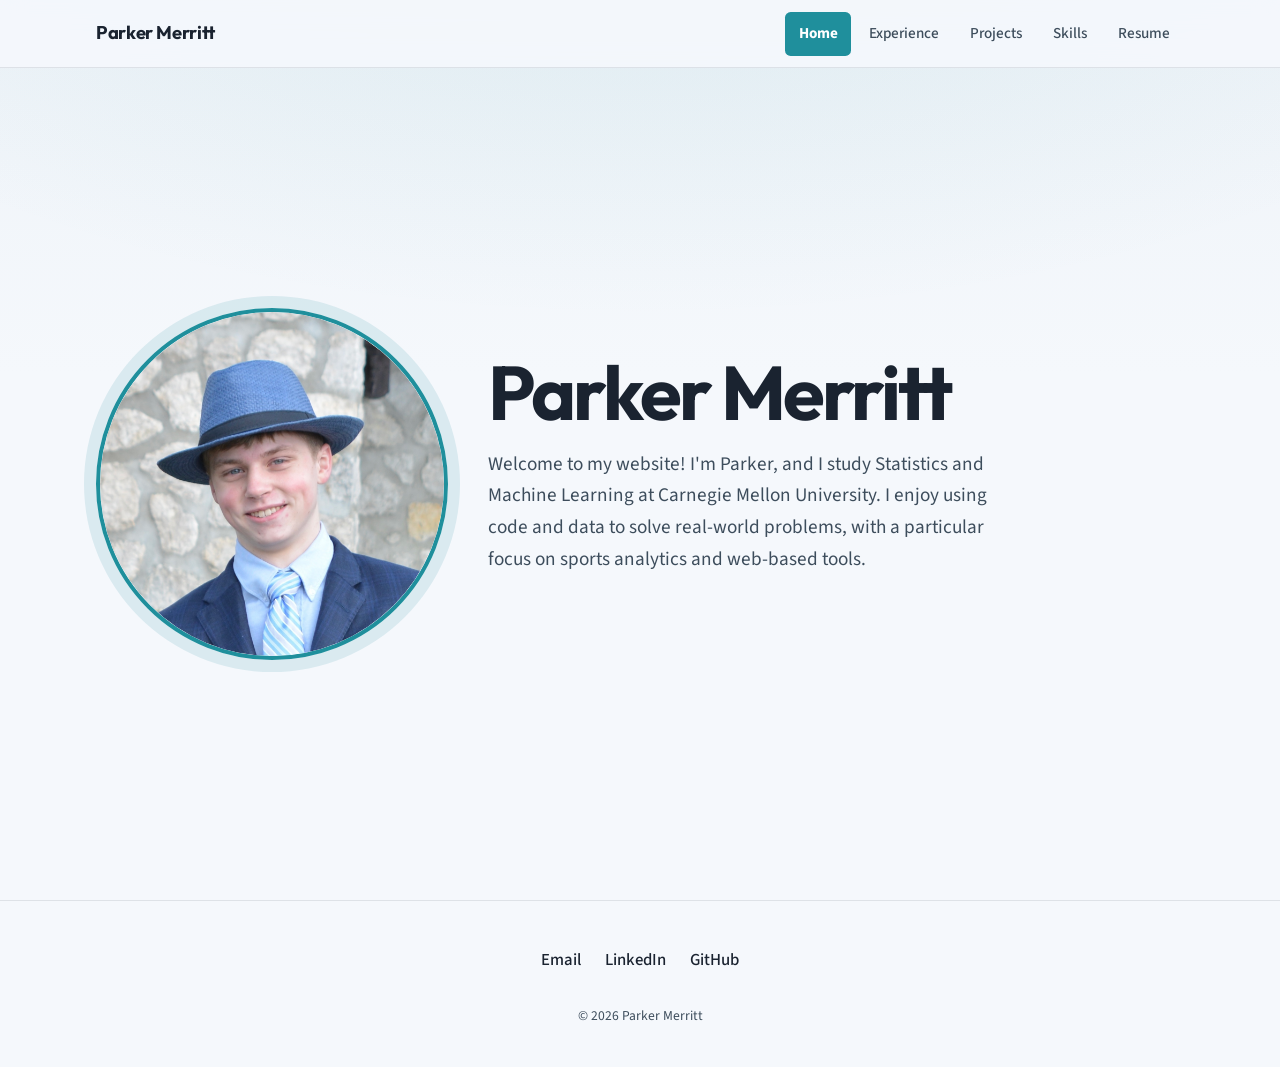
<file: index.html>
<!DOCTYPE html>
<html lang="en">
<head>
  <meta charset="UTF-8">
  <meta name="viewport" content="width=device-width, initial-scale=1.0">
  <title>Parker Merritt</title>
  <link rel="icon" type="image/svg+xml" href="images/favicon.svg">
  <meta name="description" content="Parker Merritt — Statistics and Machine Learning at Carnegie Mellon University.">
  <link rel="preconnect" href="https://fonts.googleapis.com">
  <link rel="preconnect" href="https://fonts.gstatic.com" crossorigin>
  <link href="https://fonts.googleapis.com/css2?family=Outfit:wght@600;700&family=Source+Sans+3:ital,wght@0,400;0,500;0,600;0,700;1,400&display=swap" rel="stylesheet">
  <link rel="stylesheet" href="css/tokens.css">
  <link rel="stylesheet" href="css/base.css">
  <link rel="stylesheet" href="css/footer.css">
  <link rel="stylesheet" href="css/nav.css">
  <link rel="stylesheet" href="css/hero.css">
  <link rel="stylesheet" href="css/coin.css">
  <link rel="stylesheet" href="css/pages.css">
  <link rel="stylesheet" href="css/responsive.css">
</head>
<body>
  <a class="skip-link" href="#main-content">Skip to content</a>

  <header class="site-header">
    <nav class="site-nav" aria-label="Primary">
      <a class="nav-brand" href="index.html">Parker Merritt</a>
      <button
        class="nav-toggle"
        type="button"
        data-nav-toggle
        aria-expanded="false"
        aria-controls="primary-nav-links"
        aria-label="Open menu"
      >☰</button>
      <ul class="nav-links" id="primary-nav-links" data-nav-links>
        <li><a class="nav-link" href="index.html" aria-current="page">Home</a></li>
        <li><a class="nav-link" href="experience.html">Experience</a></li>
        <li><a class="nav-link" href="projects.html">Projects</a></li>
        <li><a class="nav-link" href="skills.html">Skills</a></li>
        <li><a class="nav-link" href="resume.html">Resume</a></li>
      </ul>
    </nav>
  </header>

  <main id="main-content" class="page-main">
    <section class="hero" id="about" aria-label="Introduction">
      <div class="hero-content">
        <div class="coin-stage">
          <button
            class="coin"
            type="button"
            data-coin
            aria-pressed="false"
            aria-label="Flip the coin to see Parker's highlights"
          >
            <span class="coin-inner" data-coin-inner>
              <span class="coin-face coin-front">
                <img
                  class="hero-photo"
                  src="images/parker_profile.jpg"
                  alt="Portrait of Parker Merritt"
                  width="352"
                  height="352"
                >
              </span>
              <span class="coin-face coin-back" aria-hidden="true">
                <ul class="coin-skills">
                  <li class="coin-skill">
                    <svg class="coin-icon coin-icon-stroke" viewBox="0 0 24 24" aria-hidden="true">
                      <path d="M3 7a2 2 0 1 0 4 0a2 2 0 1 0 -4 0" />
                      <path d="M14 15a2 2 0 1 0 4 0a2 2 0 1 0 -4 0" />
                      <path d="M15 6a3 3 0 1 0 6 0a3 3 0 1 0 -6 0" />
                      <path d="M3 18a3 3 0 1 0 6 0a3 3 0 1 0 -6 0" />
                      <path d="M9 17l5 -1.5" />
                      <path d="M6.5 8.5l7.81 5.37" />
                      <path d="M7 7l8 -1" />
                    </svg>
                  </li>
                  <li class="coin-skill">
                    <svg class="coin-icon coin-icon-stroke" viewBox="0 0 24 24" aria-hidden="true">
                      <path d="M15.5 13a3.5 3.5 0 0 0 -3.5 3.5v1a3.5 3.5 0 0 0 7 0v-1.8" />
                      <path d="M8.5 13a3.5 3.5 0 0 1 3.5 3.5v1a3.5 3.5 0 0 1 -7 0v-1.8" />
                      <path d="M17.5 16a3.5 3.5 0 0 0 0 -7h-.5" />
                      <path d="M19 9.3v-2.8a3.5 3.5 0 0 0 -7 0" />
                      <path d="M6.5 16a3.5 3.5 0 0 1 0 -7h.5" />
                      <path d="M5 9.3v-2.8a3.5 3.5 0 0 1 7 0v10" />
                    </svg>
                  </li>
                  <li class="coin-skill">
                    <svg class="coin-icon coin-icon-fill" viewBox="0 0 24 24" aria-hidden="true">
                      <path d="M14.25.18l.9.2.73.26.59.3.45.32.34.34.25.34.16.33.1.3.04.26.02.2-.01.13V8.5l-.05.63-.13.55-.21.46-.26.38-.3.31-.33.25-.35.19-.35.14-.33.1-.3.07-.26.04-.21.02H8.77l-.69.05-.59.14-.5.22-.41.27-.33.32-.27.35-.2.36-.15.37-.1.35-.07.32-.04.27-.02.21v3.06H3.17l-.21-.03-.28-.07-.32-.12-.35-.18-.36-.26-.36-.36-.35-.46-.32-.59-.28-.73-.21-.88-.14-1.05-.05-1.23.06-1.22.16-1.04.24-.87.32-.71.36-.57.4-.44.42-.33.42-.24.4-.16.36-.1.32-.05.24-.01h.16l.06.01h8.16v-.83H6.18l-.01-2.75-.02-.37.05-.34.11-.31.17-.28.25-.26.31-.23.38-.2.44-.18.51-.15.58-.12.64-.1.71-.06.77-.04.84-.02 1.27.05zm-6.3 1.98l-.23.33-.08.41.08.41.23.34.33.22.41.09.41-.09.33-.22.23-.34.08-.41-.08-.41-.23-.33-.33-.22-.41-.09-.41.09zm13.09 3.95l.28.06.32.12.35.18.36.27.36.35.35.47.32.59.28.73.21.88.14 1.04.05 1.23-.06 1.23-.16 1.04-.24.86-.32.71-.36.57-.4.45-.42.33-.42.24-.4.16-.36.09-.32.05-.24.02-.16-.01h-8.22v.82h5.84l.01 2.76.02.36-.05.34-.11.31-.17.29-.25.25-.31.24-.38.2-.44.17-.51.15-.58.13-.64.09-.71.07-.77.04-.84.01-1.27-.04-1.07-.14-.9-.2-.73-.25-.59-.3-.45-.33-.34-.34-.25-.34-.16-.33-.1-.3-.04-.25-.02-.2.01-.13v-5.34l.05-.64.13-.54.21-.46.26-.38.3-.32.33-.24.35-.2.35-.14.33-.1.3-.06.26-.04.21-.02.13-.01h5.84l.69-.05.59-.14.5-.21.41-.28.33-.32.27-.35.2-.36.15-.36.1-.35.07-.32.04-.28.02-.21V6.07h2.09l.14.01zm-6.47 14.25l-.23.33-.08.41.08.41.23.33.33.23.41.08.41-.08.33-.23.23-.33.08-.41-.08-.41-.23-.33-.33-.23-.41-.08-.41.08z" />
                    </svg>
                  </li>
                  <li class="coin-skill">
                    <svg class="coin-icon coin-icon-fill" viewBox="0 0 24 24" aria-hidden="true">
                      <path d="M17.1113 0a3.283 3.283 0 0 0-1.746.5508 8.4362 8.4362 0 0 0-2.7481 2.543 6.7216 6.7216 0 0 1-1.3438 0c-.3202 0-.7887.209-.5742.9628.2146.7538.798 1.4973.75 1.9239a3.6987 3.6987 0 0 0-.0683.8047c-.2979.4714-1.6906 2.743-2.1133 4.5488 0 0 .7957-7.967-1.6446-9.33C5.1828.6406 3.219 1.7271 2.5625 3.5233c-1.4027 3.833.6752 9.8253 3.6055 14.6621 2.9302 4.837 5.7128 5.7083 7.6855 5.795 3.2985.1443 2.3385-.57 3.5235-.6407 1.1848-.0705 1.0116.6411 2.9843.3653 1.438-.2085 1.685-1.1705 1.1407-1.6035-.5445-.433-.3626-1.4832.1562-3.7188.5188-2.2356-.224-6.17-.746-7.1836-.522-1.0136-.4643-1.5298.0897-2.5273a6.2125 6.2125 0 0 0 .8497-2.5059 3.858 3.858 0 0 0 0-1.043.0703.0703 0 0 0 0-.0214v-.0508s-.3439 1.3752-1.0196 1.8691a9.8362 9.8362 0 0 0-.3203.2442c.0673-.2566.3209-1.34-.041-1.9239 0 0-.1508 2.4876-1.4766 2.6192-1.3258.1315-3.202-1.2243-3.7304-1.7696.0385.21.0682.268.1093.4297.044.1514.0957.2998.1563.4453.1857.5999.3837 1.5177.086 2.0918-.4644.911-1.4756 2.313-1.3731 4.3145a8.4896 8.4896 0 0 0 .8027 3.5273c.3907.988.4929 1.8995.416 2.0567-.0768.1571.027.9613-1.8144-.418-1.8414-1.3792-2.338-2.8066-2.338-2.8066a5.9008 5.9008 0 0 0-.3358 2.496 15.5107 15.5107 0 0 0 .7773 3.5606s-2.4149-1.9574-2.543-5.877c-.1217-3.602 1.986-7.7686 2.3223-8.4101.0652.1444.1618.2733.2832.375.1214.1016.2645.1743.418.2129 0 0-.9392-.5175-.254-2.5254.6854-2.0079 2.0667-3.7942 3.463-4.58a3.9939 3.9939 0 0 1 3.871-.1973A3.2807 3.2807 0 0 0 17.377.0059 3.2584 3.2584 0 0 0 17.1113 0Zm-1.3906 1.8652a1.1517 1.1517 0 0 0-.2207.0254c-.3523.077-.5402.49-.2969 1a.8232.8232 0 0 1 .0664.3614.8266.8266 0 0 1-.0957.3554 4.9858 4.9858 0 0 1 .9102-.7168 4.3949 4.3949 0 0 1 1.2168-.4394 1.4291 1.4291 0 0 1-.7246-.2207 1.1402 1.1402 0 0 0-.4922-.3125 1.1424 1.1424 0 0 0-.3633-.0528Zm4.8711.1739c-.5036 0-1.1723.1135-1.6875.3164a1.3396 1.3396 0 0 0-.7617.5625c-.2786.6415 1.4175 1.7047 2.0996 1.5058.3202-.093.7957-.7883 1.0039-1.3945.141-.433.1598-.8185-.0996-.918-.1311-.049-.3258-.0722-.5547-.0722zm.2246 5.33s-.3464 1.1811-.5898 1.7168c-.2114.4747-.2786.4357-.4356.4903a4.3875 4.3875 0 0 0 .1758-.664c.0929-.3914 0-.4942 0-.4942a4.1717 4.1717 0 0 1-.4629 1.2832 1.0077 1.0077 0 0 1-.6406.039c-.2594-.1058-.3047-1.3259-.3047-1.3964a2.5126 2.5126 0 0 0 1.2559-.1915 2.5196 2.5196 0 0 0 1.002-.7832Z" />
                    </svg>
                  </li>
                  <li class="coin-skill">
                    <svg class="coin-icon coin-icon-stroke" viewBox="0 0 24 24" aria-hidden="true">
                      <path d="M15 9l-6 6" />
                      <path d="M10 12l2 2" />
                      <path d="M12 10l2 2" />
                      <path d="M8 21a5 5 0 0 0 -5 -5" />
                      <path d="M16 3c-7.18 0 -13 5.82 -13 13a5 5 0 0 0 5 5c7.18 0 13 -5.82 13 -13a5 5 0 0 0 -5 -5" />
                      <path d="M16 3a5 5 0 0 0 5 5" />
                    </svg>
                  </li>
                  <li class="coin-skill">
                    <svg class="coin-icon coin-icon-stroke" viewBox="0 0 24 24" aria-hidden="true">
                      <path d="M3 12a9 9 0 1 0 18 0a9 9 0 1 0 -18 0" />
                      <path d="M5.65 5.65l12.7 12.7" />
                      <path d="M5.65 18.35l12.7 -12.7" />
                      <path d="M12 3a9 9 0 0 0 9 9" />
                      <path d="M3 12a9 9 0 0 1 9 9" />
                    </svg>
                  </li>
                  <li class="coin-skill">
                    <svg class="coin-icon coin-icon-stroke" viewBox="0 0 24 24" aria-hidden="true">
                      <path d="M6 6a2 2 0 0 1 2 -2h8a2 2 0 0 1 2 2v4a2 2 0 0 1 -2 2h-8a2 2 0 0 1 -2 -2l0 -4" />
                      <path d="M12 2v2" />
                      <path d="M9 12v9" />
                      <path d="M15 12v9" />
                      <path d="M5 16l4 -2" />
                      <path d="M15 14l4 2" />
                      <path d="M9 18h6" />
                      <path d="M10 8v.01" />
                      <path d="M14 8v.01" />
                    </svg>
                  </li>
                  <li class="coin-skill">
                    <svg class="coin-icon coin-icon-stroke" viewBox="0 0 24 24" aria-hidden="true">
                      <path d="M4 6a8 3 0 1 0 16 0a8 3 0 1 0 -16 0" />
                      <path d="M4 6v6a8 3 0 0 0 16 0v-6" />
                      <path d="M4 12v6a8 3 0 0 0 16 0v-6" />
                    </svg>
                  </li>
                  <li class="coin-skill">
                    <svg class="coin-icon coin-icon-fill" viewBox="0 0 24 24" aria-hidden="true">
                      <path d="M16.5921 9.1962s-.354-3.298-3.627-3.39c-3.2741-.09-4.9552 2.474-4.9552 6.14 0 3.6651 1.858 6.5972 5.0451 6.5972 3.184 0 3.5381-3.665 3.5381-3.665l6.1041.365s.36 3.31-2.196 5.836c-2.552 2.5241-5.6901 2.9371-7.8762 2.9201-2.19-.017-5.2261.034-8.1602-2.97-2.938-3.0101-3.436-5.9302-3.436-8.8002 0-2.8701.556-6.6702 4.047-9.5502C7.444.72 9.849 0 12.254 0c10.0422 0 10.7172 9.2602 10.7172 9.2602z" />
                    </svg>
                  </li>
                  <li class="coin-skill">
                    <svg class="coin-icon coin-icon-fill" viewBox="0 0 24 24" aria-hidden="true">
                      <path d="M23 1.5q.41 0 .7.3.3.29.3.7v19q0 .41-.3.7-.29.3-.7.3H7q-.41 0-.7-.3-.3-.29-.3-.7V18H1q-.41 0-.7-.3-.3-.29-.3-.7V7q0-.41.3-.7Q.58 6 1 6h5V2.5q0-.41.3-.7.29-.3.7-.3zM6 13.28l1.42 2.66h2.14l-2.38-3.87 2.34-3.8H7.46l-1.3 2.4-.05.08-.04.09-.64-1.28-.66-1.29H2.59l2.27 3.82-2.48 3.85h2.16zM14.25 21v-3H7.5v3zm0-4.5v-3.75H12v3.75zm0-5.25V7.5H12v3.75zm0-5.25V3H7.5v3zm8.25 15v-3h-6.75v3zm0-4.5v-3.75h-6.75v3.75zm0-5.25V7.5h-6.75v3.75zm0-5.25V3h-6.75v3Z" />
                    </svg>
                  </li>
                  <li class="coin-skill">
                    <svg class="coin-icon coin-icon-stroke" viewBox="0 0 24 24" aria-hidden="true">
                      <path d="M4 19l16 0" />
                      <path d="M4 15l4 -6l4 2l4 -5l4 4" />
                    </svg>
                  </li>
                  <li class="coin-skill">
                    <svg class="coin-icon coin-icon-fill" viewBox="0 0 24 24" aria-hidden="true">
                      <path d="M18.087 6.146c-.3 0-.607.017-.907.069-2.532.367-4.23 2.239-5.18 3.674-.95-1.435-2.648-3.307-5.18-3.674a6.49 6.49 0 0 0-.907-.069C2.648 6.146 0 8.77 0 12s2.656 5.854 5.913 5.854c.3 0 .607-.017.916-.069 2.531-.376 4.23-2.247 5.18-3.683.949 1.436 2.647 3.307 5.18 3.683.299.043.607.069.915.069C21.344 17.854 24 15.23 24 12s-2.656-5.854-5.913-5.854zM6.53 15.734a3.837 3.837 0 0 1-.625.043c-2.148 0-3.889-1.7-3.889-3.777 0-2.085 1.749-3.777 3.898-3.777.208 0 .416.017.624.043 2.39.35 3.847 2.768 4.347 3.734-.508.974-1.974 3.384-4.355 3.734zm11.558.043c-.208 0-.416-.017-.624-.043-2.39-.35-3.856-2.768-4.347-3.734.491-.966 1.957-3.384 4.347-3.734.208-.026.416-.043.624-.043 2.149 0 3.89 1.7 3.89 3.777 0 2.085-1.75 3.777-3.89 3.777zm1.65-4.404v1.134h-1.205v1.182h-1.156v-1.182H16.17v-1.134h1.206V10.19h1.156v1.183h1.206zM4.246 12.498H7.82v-1.125H4.245v1.125z" />
                    </svg>
                  </li>
                </ul>
              </span>
            </span>
          </button>
        </div>
        <div class="hero-copy">
          <h1 class="hero-name">Parker Merritt</h1>
          <p class="hero-intro">
            Welcome to my website! I'm Parker, and I study Statistics and
            Machine Learning at Carnegie Mellon University. I enjoy using code
            and data to solve real-world problems, with a particular focus on
            sports analytics and web-based tools.
          </p>
        </div>
      </div>
    </section>
  </main>

  <footer class="site-footer" id="site-footer">
    <div class="footer-inner">
      <ul class="footer-links">
        <li><a href="mailto:parkermerritt05@gmail.com">Email</a></li>
        <li><a href="https://www.linkedin.com/in/parkermerritt05" target="_blank" rel="noopener noreferrer">LinkedIn</a></li>
        <li><a href="https://github.com/parkermerritt05" target="_blank" rel="noopener noreferrer">GitHub</a></li>
      </ul>
      <p class="footer-copy">&copy; 2026 Parker Merritt</p>
    </div>
  </footer>

  <script src="js/nav.js"></script>
  <script src="js/reveal.js"></script>
  <script src="js/coin.js"></script>
</body>
</html>
</file>
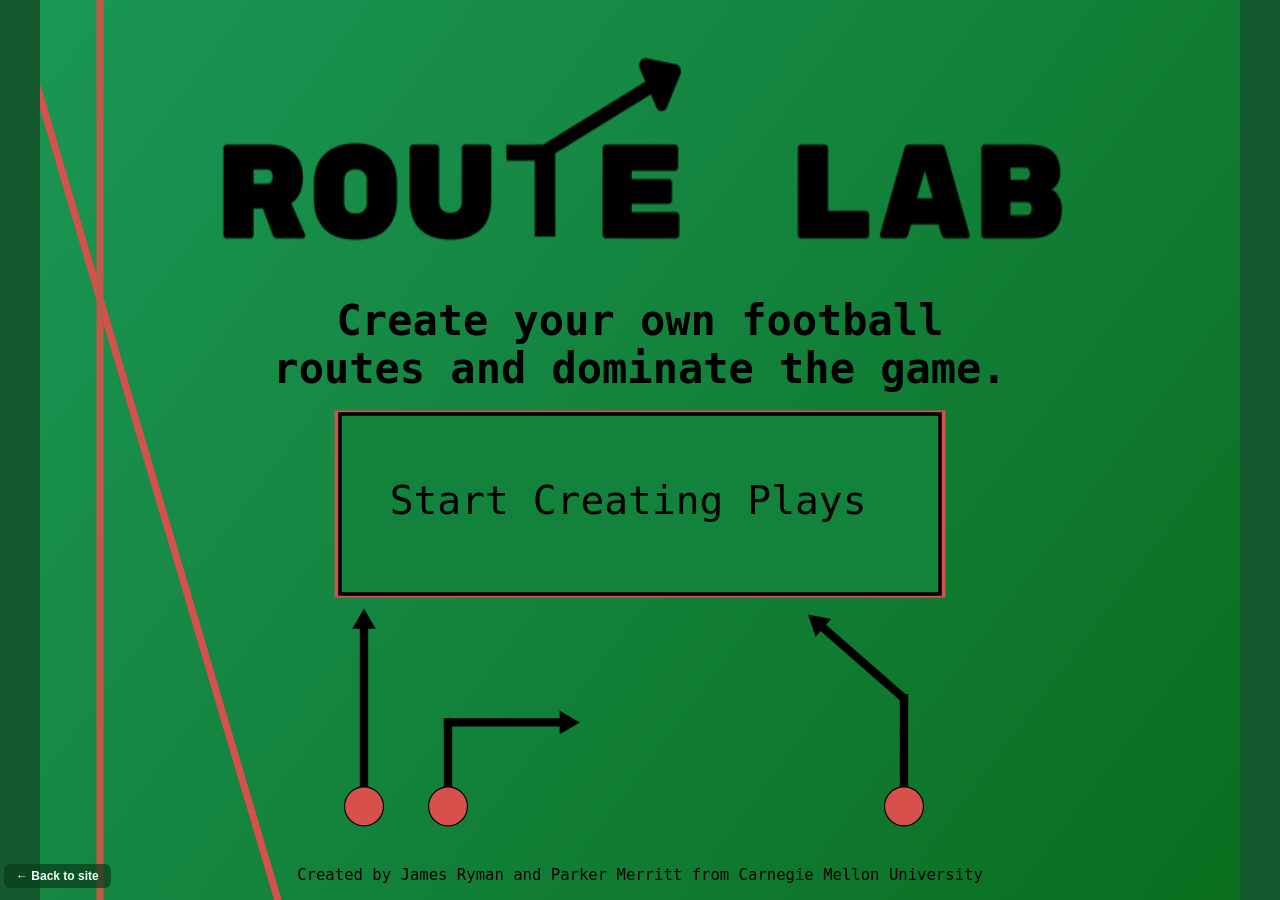
<file: route_lab/index.html>
<!DOCTYPE html>
<html lang="en">
<head>
  <meta charset="utf-8" />
  <meta name="viewport" content="width=device-width, initial-scale=1, maximum-scale=1, user-scalable=no" />
  <title>Route Lab</title>
  <link rel="icon" type="image/svg+xml" href="../images/favicon.svg">
  <link rel="stylesheet" href="../kit/games-kit.css" />
  <link rel="stylesheet" href="./route-lab.css" />
</head>
<body>
  <div class="games-shell">
    <div class="games-stage" id="stage">
      <canvas id="canvas"></canvas>
    </div>
    <a class="games-back" href="../projects.html">&larr; Back to site</a>
  </div>
  <script type="module" src="./app.js"></script>
</body>
</html>
</file>
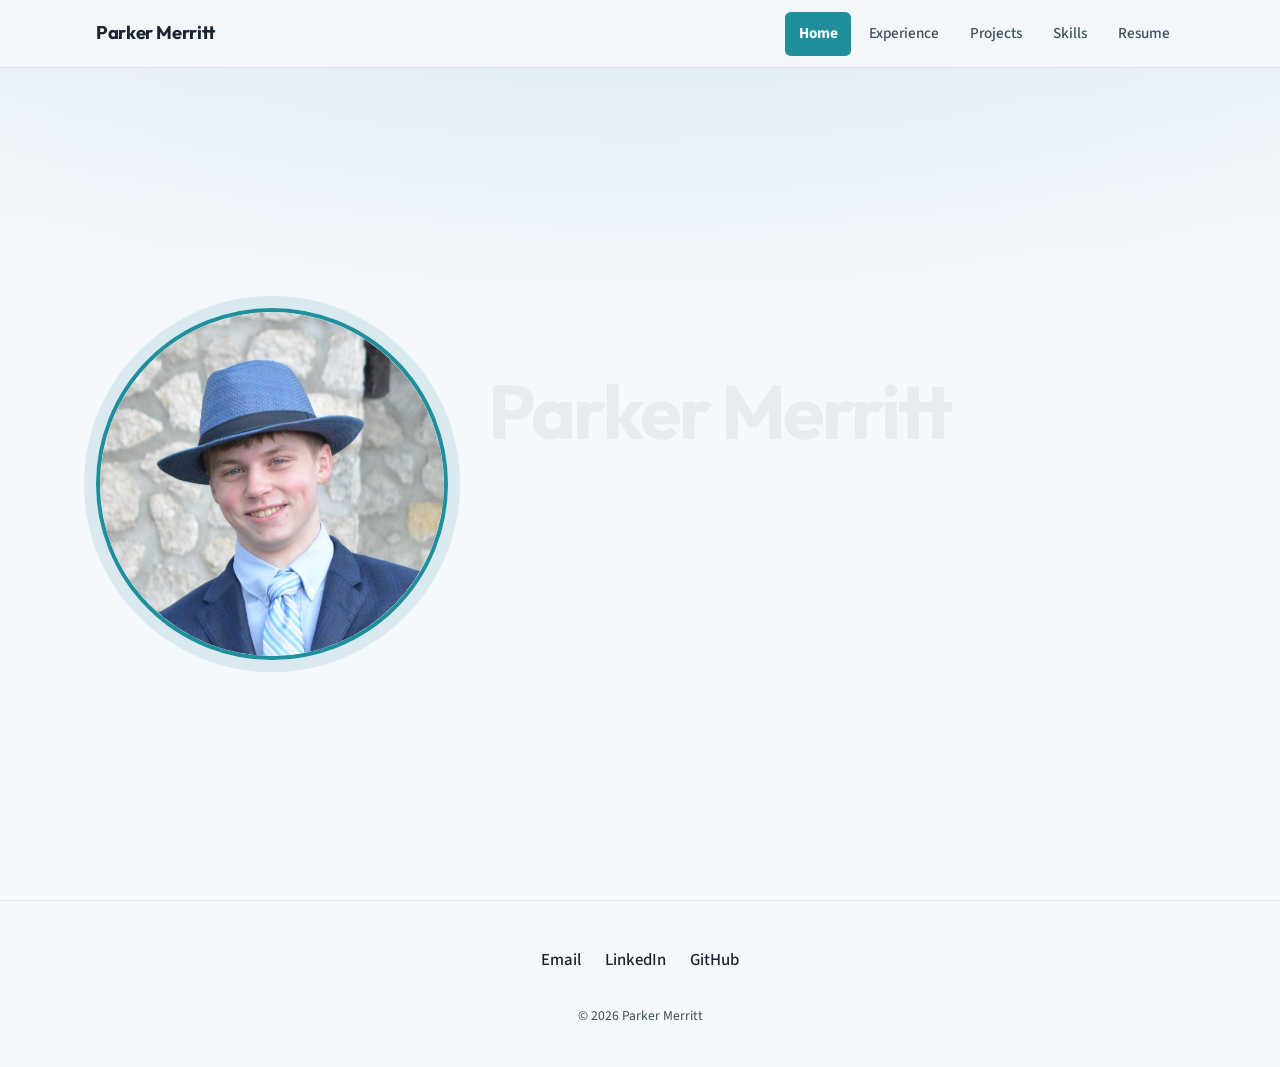
<file: about.html>
<!DOCTYPE html>
<html lang="en">
<head>
  <meta charset="UTF-8">
  <meta http-equiv="refresh" content="0; url=index.html#about">
  <title>About · Parker Merritt</title>
  <link rel="icon" type="image/svg+xml" href="images/favicon.svg">
  <link rel="canonical" href="index.html#about">
</head>
<body>
  <p>About moved to the <a href="index.html#about">home page</a>.</p>
</body>
</html>
</file>
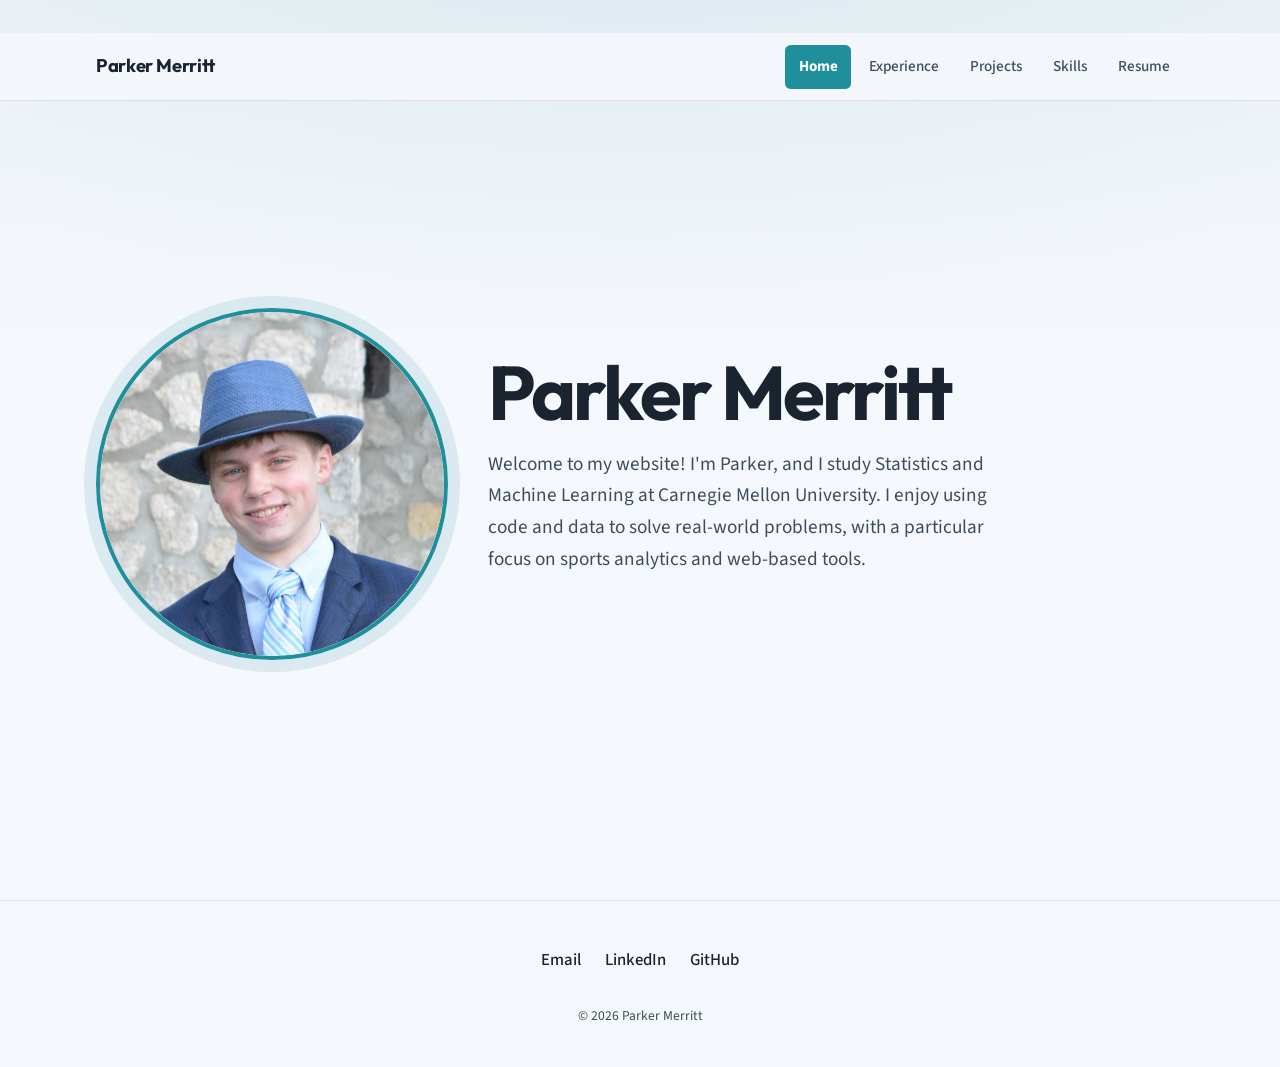
<file: contact.html>
<!DOCTYPE html>
<html lang="en">
<head>
  <meta charset="UTF-8">
  <meta http-equiv="refresh" content="0; url=index.html#site-footer">
  <title>Contact · Parker Merritt</title>
  <link rel="icon" type="image/svg+xml" href="images/favicon.svg">
  <link rel="canonical" href="index.html#site-footer">
</head>
<body>
  <p>Contact links are in the <a href="index.html#site-footer">site footer</a>.</p>
</body>
</html>
</file>
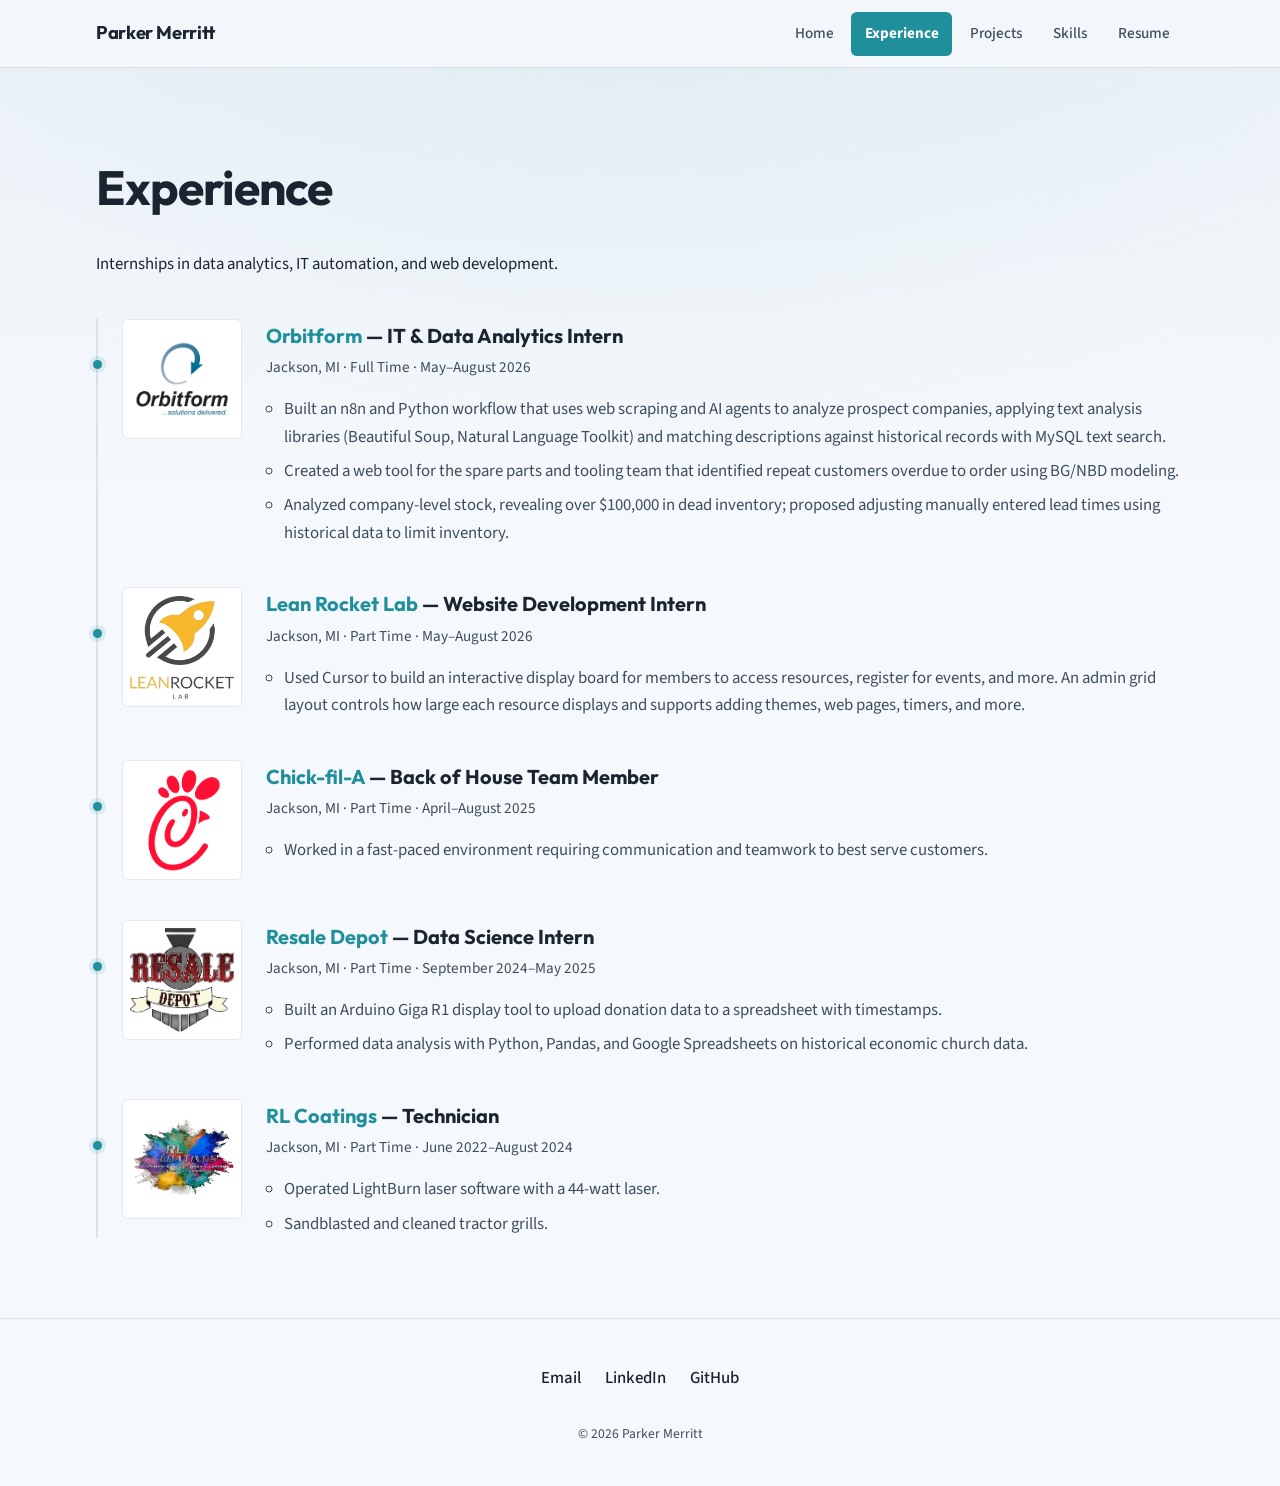
<file: experience.html>
<!DOCTYPE html>
<html lang="en">
<head>
  <meta charset="UTF-8">
  <meta name="viewport" content="width=device-width, initial-scale=1.0">
  <title>Experience · Parker Merritt</title>
  <link rel="icon" type="image/svg+xml" href="images/favicon.svg">
  <meta name="description" content="Work experience for Parker Merritt — Orbitform, Lean Rocket Lab, Resale Depot.">
  <link rel="preconnect" href="https://fonts.googleapis.com">
  <link rel="preconnect" href="https://fonts.gstatic.com" crossorigin>
  <link href="https://fonts.googleapis.com/css2?family=Outfit:wght@600;700&family=Source+Sans+3:ital,wght@0,400;0,500;0,600;0,700;1,400&display=swap" rel="stylesheet">
  <link rel="stylesheet" href="css/tokens.css">
  <link rel="stylesheet" href="css/base.css">
  <link rel="stylesheet" href="css/footer.css">
  <link rel="stylesheet" href="css/nav.css">
  <link rel="stylesheet" href="css/experience.css">
  <link rel="stylesheet" href="css/responsive.css">
</head>
<body>
  <a class="skip-link" href="#main-content">Skip to content</a>

  <header class="site-header">
    <nav class="site-nav" aria-label="Primary">
      <a class="nav-brand" href="index.html">Parker Merritt</a>
      <button
        class="nav-toggle"
        type="button"
        data-nav-toggle
        aria-expanded="false"
        aria-controls="primary-nav-links"
        aria-label="Open menu"
      >☰</button>
      <ul class="nav-links" id="primary-nav-links" data-nav-links>
        <li><a class="nav-link" href="index.html">Home</a></li>
        <li><a class="nav-link" href="experience.html" aria-current="page">Experience</a></li>
        <li><a class="nav-link" href="projects.html">Projects</a></li>
        <li><a class="nav-link" href="skills.html">Skills</a></li>
        <li><a class="nav-link" href="resume.html">Resume</a></li>
      </ul>
    </nav>
  </header>

  <main id="main-content" class="page-main">
    <div class="page-shell">
      <h1 class="page-title reveal">Experience</h1>
      <p class="page-lead reveal">Internships in data analytics, IT automation, and web development.</p>

      <ol class="experience-list">
        <li class="experience-entry reveal">
          <img class="experience-logo" src="images/orbirtform.png" alt="Orbitform logo" width="120" height="120">
          <div>
            <h2 class="experience-role"><a href="https://www.orbitform.com/" target="_blank" rel="noopener">Orbitform</a> — IT &amp; Data Analytics Intern</h2>
            <p class="experience-meta">Jackson, MI · Full Time · May–August 2026</p>
            <ul class="experience-points">
              <li>Built an n8n and Python workflow that uses web scraping and AI agents to analyze prospect companies, applying text analysis libraries (Beautiful Soup, Natural Language Toolkit) and matching descriptions against historical records with MySQL text search.</li>
              <li>Created a web tool for the spare parts and tooling team that identified repeat customers overdue to order using BG/NBD modeling.</li>
              <li>Analyzed company-level stock, revealing over $100,000 in dead inventory; proposed adjusting manually entered lead times using historical data to limit inventory.</li>
            </ul>
          </div>
        </li>

        <li class="experience-entry reveal">
          <img class="experience-logo" src="images/lrl.png" alt="Lean Rocket Lab logo" width="120" height="120">
          <div>
            <h2 class="experience-role"><a href="https://www.leanrocketlab.org/" target="_blank" rel="noopener">Lean Rocket Lab</a> — Website Development Intern</h2>
            <p class="experience-meta">Jackson, MI · Part Time · May–August 2026</p>
            <ul class="experience-points">
              <li>Used Cursor to build an interactive display board for members to access resources, register for events, and more. An admin grid layout controls how large each resource displays and supports adding themes, web pages, timers, and more.</li>
            </ul>
          </div>
        </li>

        <li class="experience-entry reveal">
          <img class="experience-logo" src="images/chick-fil-a.png" alt="Chick-fil-A logo" width="120" height="120">
          <div>
            <h2 class="experience-role"><a href="https://www.chick-fil-a.com/locations/mi/jackson-mi" target="_blank" rel="noopener">Chick-fil-A</a> — Back of House Team Member</h2>
            <p class="experience-meta">Jackson, MI · Part Time · April–August 2025</p>
            <ul class="experience-points">
              <li>Worked in a fast-paced environment requiring communication and teamwork to best serve customers.</li>
            </ul>
          </div>
        </li>

        <li class="experience-entry reveal">
          <img class="experience-logo" src="images/depot.png" alt="Resale Depot logo" width="120" height="120">
          <div>
            <h2 class="experience-role"><a href="https://www.resaledepot.org/" target="_blank" rel="noopener">Resale Depot</a> — Data Science Intern</h2>
            <p class="experience-meta">Jackson, MI · Part Time · September 2024–May 2025</p>
            <ul class="experience-points">
              <li>Built an Arduino Giga R1 display tool to upload donation data to a spreadsheet with timestamps.</li>
              <li>Performed data analysis with Python, Pandas, and Google Spreadsheets on historical economic church data.</li>
            </ul>
          </div>
        </li>

        <li class="experience-entry reveal">
          <img class="experience-logo" src="images/rl_coatings.webp" alt="RL Coatings logo" width="120" height="120">
          <div>
            <h2 class="experience-role"><a href="https://www.columbiacoatings.com/powder-coater/rl-coatings-llc" target="_blank" rel="noopener">RL Coatings</a> — Technician</h2>
            <p class="experience-meta">Jackson, MI · Part Time · June 2022–August 2024</p>
            <ul class="experience-points">
              <li>Operated LightBurn laser software with a 44-watt laser.</li>
              <li>Sandblasted and cleaned tractor grills.</li>
            </ul>
          </div>
        </li>
      </ol>
    </div>
  </main>

  <footer class="site-footer" id="site-footer">
    <div class="footer-inner">
      <ul class="footer-links">
        <li><a href="mailto:parkermerritt05@gmail.com">Email</a></li>
        <li><a href="https://www.linkedin.com/in/parkermerritt05" target="_blank" rel="noopener noreferrer">LinkedIn</a></li>
        <li><a href="https://github.com/parkermerritt05" target="_blank" rel="noopener noreferrer">GitHub</a></li>
      </ul>
      <p class="footer-copy">&copy; 2026 Parker Merritt</p>
    </div>
  </footer>

  <script src="js/nav.js"></script>
  <script src="js/reveal.js"></script>
</body>
</html>
</file>
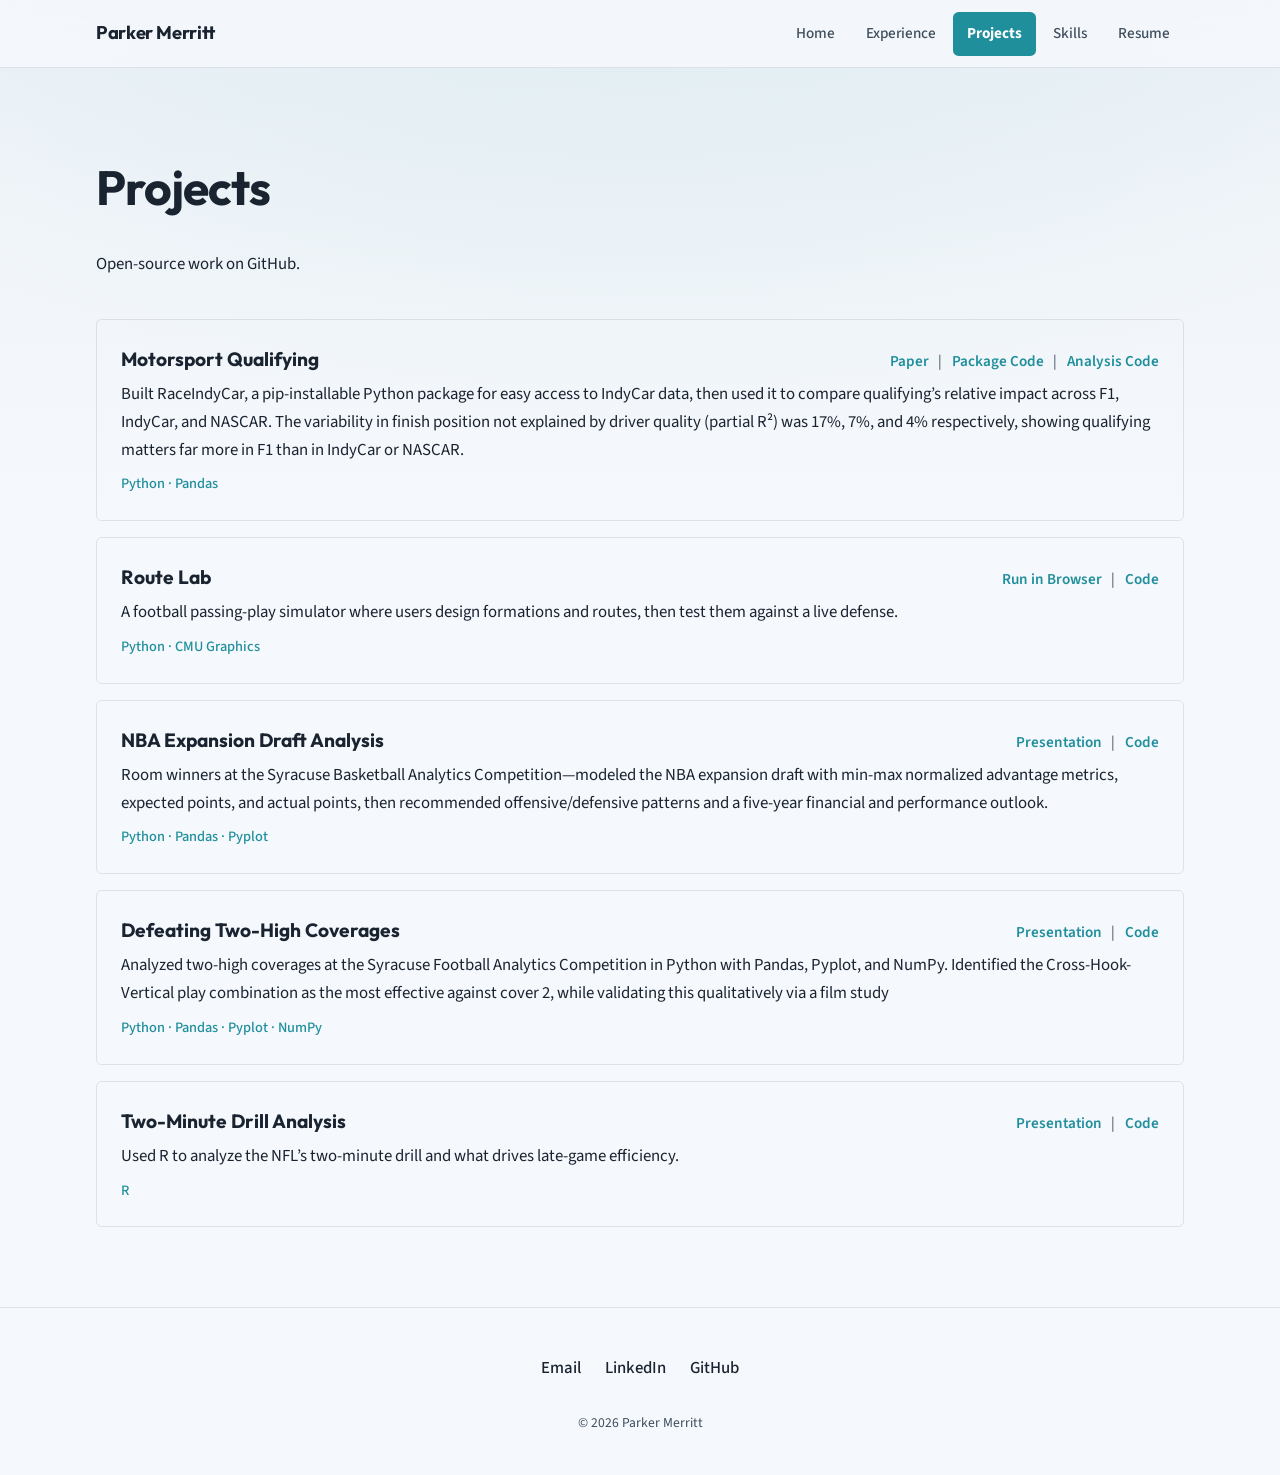
<file: projects.html>
<!DOCTYPE html>
<html lang="en">
<head>
  <meta charset="UTF-8">
  <meta name="viewport" content="width=device-width, initial-scale=1.0">
  <title>Projects · Parker Merritt</title>
  <link rel="icon" type="image/svg+xml" href="images/favicon.svg">
  <meta name="description" content="Projects by Parker Merritt — Route Lab, sports analytics competitions, and more.">
  <link rel="preconnect" href="https://fonts.googleapis.com">
  <link rel="preconnect" href="https://fonts.gstatic.com" crossorigin>
  <link href="https://fonts.googleapis.com/css2?family=Outfit:wght@600;700&family=Source+Sans+3:ital,wght@0,400;0,500;0,600;0,700;1,400&display=swap" rel="stylesheet">
  <link rel="stylesheet" href="css/tokens.css">
  <link rel="stylesheet" href="css/base.css">
  <link rel="stylesheet" href="css/footer.css">
  <link rel="stylesheet" href="css/nav.css">
  <link rel="stylesheet" href="css/projects.css">
  <link rel="stylesheet" href="css/responsive.css">
</head>
<body>
  <a class="skip-link" href="#main-content">Skip to content</a>

  <header class="site-header">
    <nav class="site-nav" aria-label="Primary">
      <a class="nav-brand" href="index.html">Parker Merritt</a>
      <button
        class="nav-toggle"
        type="button"
        data-nav-toggle
        aria-expanded="false"
        aria-controls="primary-nav-links"
        aria-label="Open menu"
      >☰</button>
      <ul class="nav-links" id="primary-nav-links" data-nav-links>
        <li><a class="nav-link" href="index.html">Home</a></li>
        <li><a class="nav-link" href="experience.html">Experience</a></li>
        <li><a class="nav-link" href="projects.html" aria-current="page">Projects</a></li>
        <li><a class="nav-link" href="skills.html">Skills</a></li>
        <li><a class="nav-link" href="resume.html">Resume</a></li>
      </ul>
    </nav>
  </header>

  <main id="main-content" class="page-main">
    <div class="page-shell">
      <h1 class="page-title reveal">Projects</h1>
      <p class="page-lead reveal">Open-source work on GitHub.</p>

      <ul class="project-list">
        <li class="reveal">
          <article class="project-card">
            <div class="project-header">
              <h2 class="project-title">Motorsport Qualifying</h2>
              <p class="project-links">
                <a href="https://drive.google.com/file/d/1JZ0PxcZuY8brnKIbLMS8oNE4K95yz52f/view" target="_blank" rel="noopener noreferrer">Paper</a>
                <span class="project-links-sep" aria-hidden="true">|</span>
                <a href="https://github.com/parkermerritt05/raceindycar" target="_blank" rel="noopener noreferrer">Package Code</a>
                <span class="project-links-sep" aria-hidden="true">|</span>
                <a href="https://github.com/parkermerritt05/racing" target="_blank" rel="noopener noreferrer">Analysis Code</a>
              </p>
            </div>
            <p class="project-summary">Built RaceIndyCar, a pip-installable Python package for easy access to IndyCar data, then used it to compare qualifying’s relative impact across F1, IndyCar, and NASCAR. The variability in finish position not explained by driver quality (partial R²) was 17%, 7%, and 4% respectively, showing qualifying matters far more in F1 than in IndyCar or NASCAR.</p>
            <p class="project-stack">Python · Pandas</p>
          </article>
        </li>
        <li class="reveal">
          <article class="project-card">
            <div class="project-header">
              <h2 class="project-title">Route Lab</h2>
              <p class="project-links">
                <a href="route_lab/index.html">Run in Browser</a>
                <span class="project-links-sep" aria-hidden="true">|</span>
                <a href="https://github.com/parkermerritt05/route_lab" target="_blank" rel="noopener noreferrer">Code</a>
              </p>
            </div>
            <p class="project-summary">A football passing-play simulator where users design formations and routes, then test them against a live defense.</p>
            <p class="project-stack">Python · CMU Graphics</p>
          </article>
        </li>
        <li class="reveal">
          <article class="project-card">
            <div class="project-header">
              <h2 class="project-title">NBA Expansion Draft Analysis</h2>
              <p class="project-links">
                <a href="https://drive.google.com/file/d/1-jxQkjIDP7EDLCyGvp_0U71cSCPJWe3s/view" target="_blank" rel="noopener noreferrer">Presentation</a>
                <span class="project-links-sep" aria-hidden="true">|</span>
                <a href="https://github.com/pmerritt-cmu/NBA_Competition_Syracuse_2026" target="_blank" rel="noopener noreferrer">Code</a>
              </p>
            </div>
            <p class="project-summary">Room winners at the Syracuse Basketball Analytics Competition—modeled the NBA expansion draft with min-max normalized advantage metrics, expected points, and actual points, then recommended offensive/defensive patterns and a five-year financial and performance outlook.</p>
            <p class="project-stack">Python · Pandas · Pyplot</p>
          </article>
        </li>
        <li class="reveal">
          <article class="project-card">
            <div class="project-header">
              <h2 class="project-title">Defeating Two-High Coverages</h2>
              <p class="project-links">
                <a href="https://drive.google.com/file/d/1ciddATwT6elrCuG_0imqf2oP-Ld_haoT/view" target="_blank" rel="noopener noreferrer">Presentation</a>
                <span class="project-links-sep" aria-hidden="true">|</span>
                <a href="https://github.com/pmerritt-cmu/NFL_Competition_Syracuse_2026" target="_blank" rel="noopener noreferrer">Code</a>
              </p>
            </div>
            <p class="project-summary">Analyzed two-high coverages at the Syracuse Football Analytics Competition in Python with Pandas, Pyplot, and NumPy. Identified the Cross-Hook-Vertical play combination as the most effective against cover 2, while validating this qualitatively via a film study</p>
            <p class="project-stack">Python · Pandas · Pyplot · NumPy</p>
          </article>
        </li>
        <li class="reveal">
          <article class="project-card">
            <div class="project-header">
              <h2 class="project-title">Two-Minute Drill Analysis</h2>
              <p class="project-links">
                <a href="https://drive.google.com/file/d/19fyloc7eNAb3rM3_QYnIbxlDhwpz5HXS/view" target="_blank" rel="noopener noreferrer">Presentation</a>
                <span class="project-links-sep" aria-hidden="true">|</span>
                <a href="https://github.com/parkermerritt05/two_minute_drill_analysis" target="_blank" rel="noopener noreferrer">Code</a>
              </p>
            </div>
            <p class="project-summary">Used R to analyze the NFL’s two-minute drill and what drives late-game efficiency.</p>
            <p class="project-stack">R</p>
          </article>
        </li>
      </ul>
    </div>
  </main>

  <footer class="site-footer" id="site-footer">
    <div class="footer-inner">
      <ul class="footer-links">
        <li><a href="mailto:parkermerritt05@gmail.com">Email</a></li>
        <li><a href="https://www.linkedin.com/in/parkermerritt05" target="_blank" rel="noopener noreferrer">LinkedIn</a></li>
        <li><a href="https://github.com/parkermerritt05" target="_blank" rel="noopener noreferrer">GitHub</a></li>
      </ul>
      <p class="footer-copy">&copy; 2026 Parker Merritt</p>
    </div>
  </footer>

  <script src="js/nav.js"></script>
  <script src="js/reveal.js"></script>
</body>
</html>
</file>
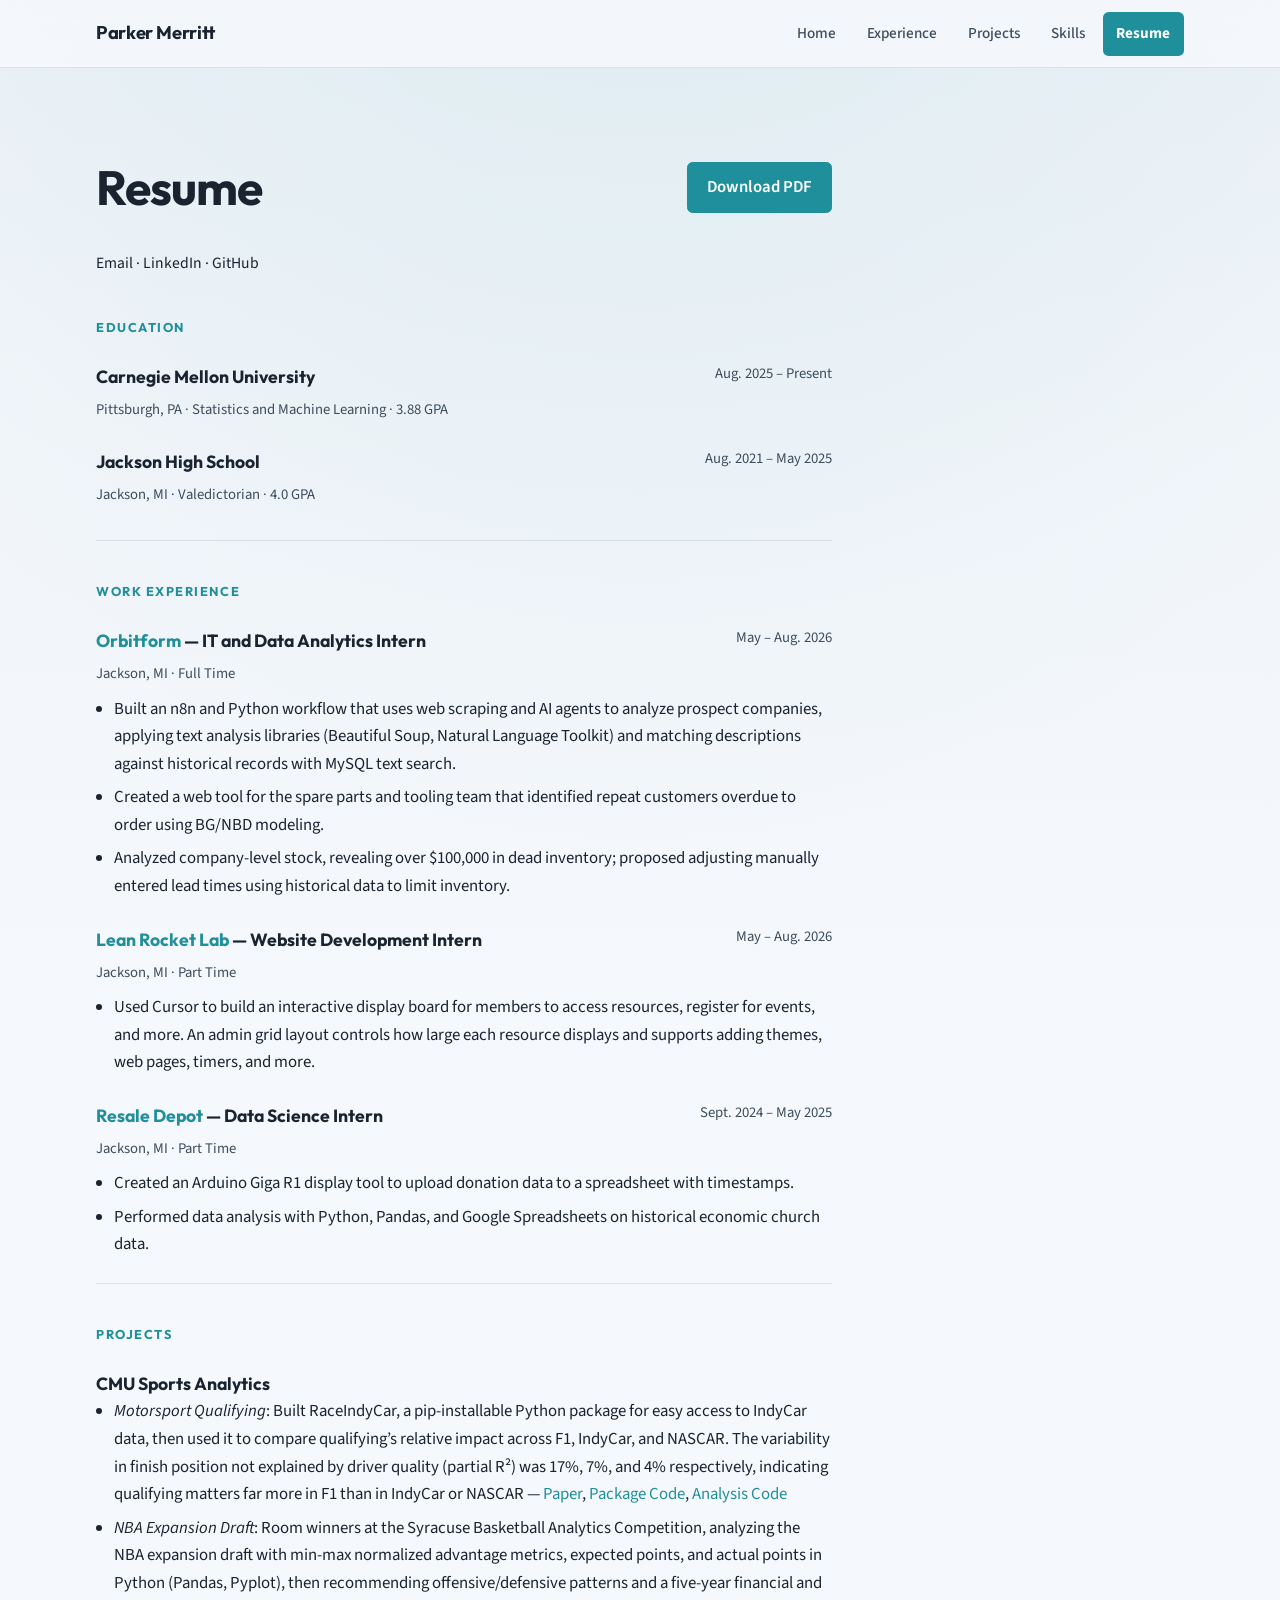
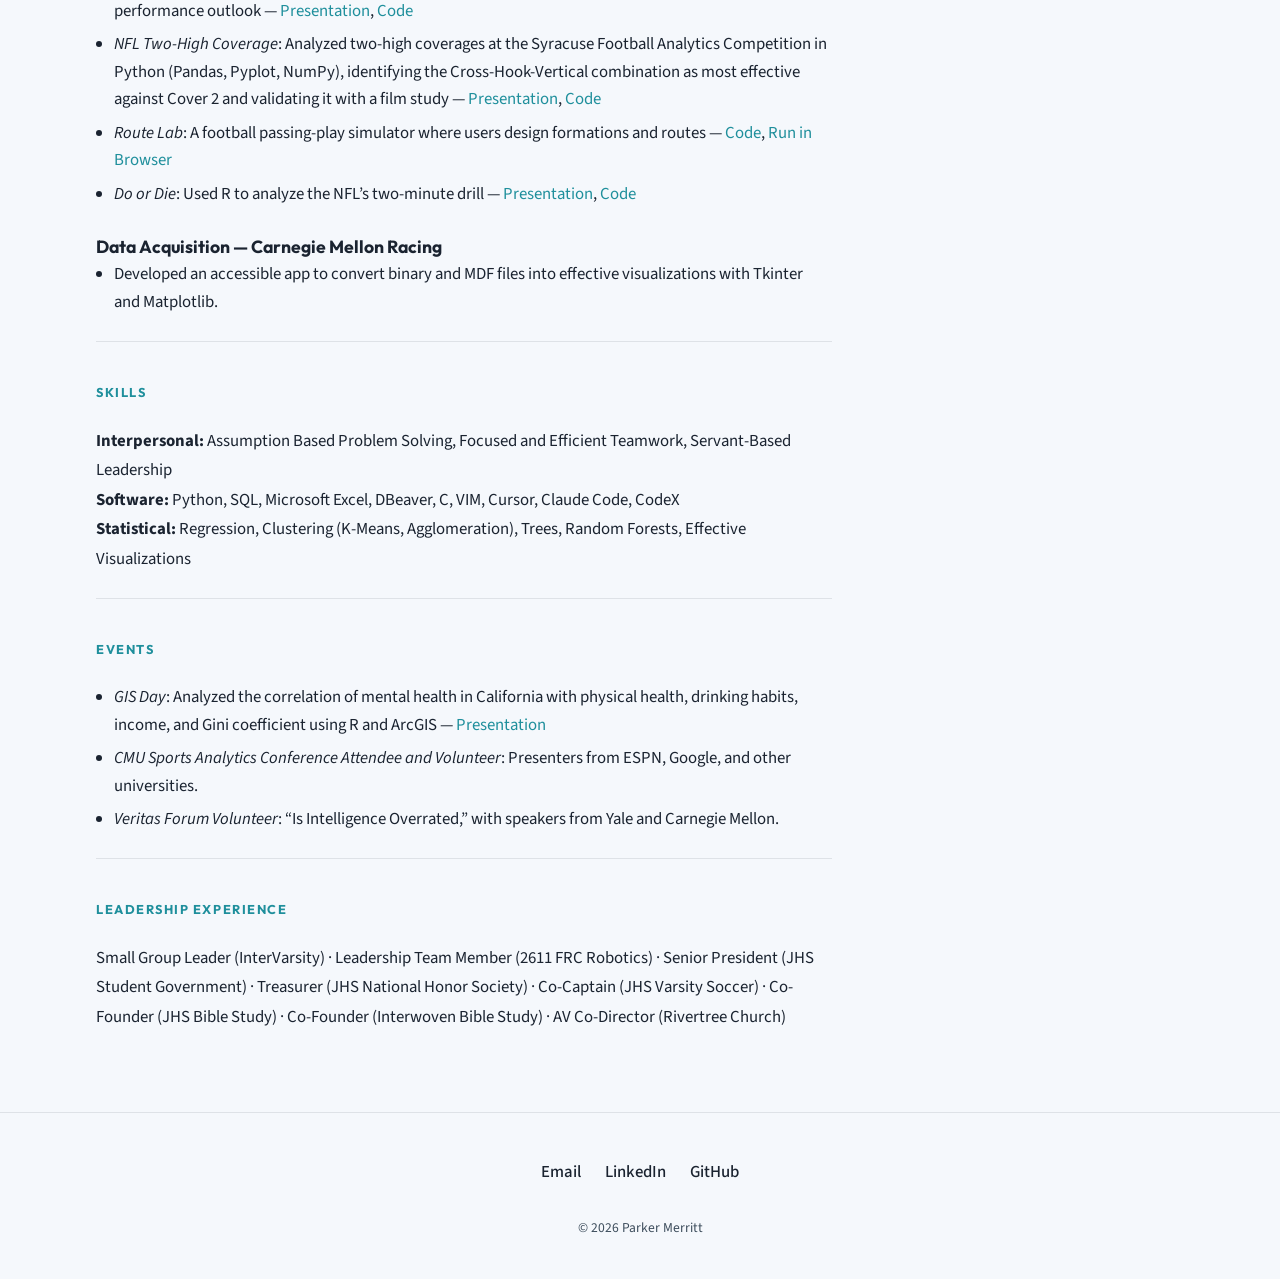
<file: resume.html>
<!DOCTYPE html>
<html lang="en">
<head>
  <meta charset="UTF-8">
  <meta name="viewport" content="width=device-width, initial-scale=1.0">
  <title>Resume · Parker Merritt</title>
  <link rel="icon" type="image/svg+xml" href="images/favicon.svg">
  <meta name="description" content="Resume for Parker Merritt — Statistics and Machine Learning at Carnegie Mellon.">
  <link rel="preconnect" href="https://fonts.googleapis.com">
  <link rel="preconnect" href="https://fonts.gstatic.com" crossorigin>
  <link href="https://fonts.googleapis.com/css2?family=Outfit:wght@600;700&family=Source+Sans+3:ital,wght@0,400;0,500;0,600;0,700;1,400&display=swap" rel="stylesheet">
  <link rel="stylesheet" href="css/tokens.css">
  <link rel="stylesheet" href="css/base.css">
  <link rel="stylesheet" href="css/footer.css">
  <link rel="stylesheet" href="css/nav.css">
  <link rel="stylesheet" href="css/resume.css">
  <link rel="stylesheet" href="css/responsive.css">
</head>
<body>
  <a class="skip-link" href="#main-content">Skip to content</a>

  <header class="site-header">
    <nav class="site-nav" aria-label="Primary">
      <a class="nav-brand" href="index.html">Parker Merritt</a>
      <button class="nav-toggle" type="button" data-nav-toggle aria-expanded="false" aria-controls="primary-nav-links" aria-label="Open menu">☰</button>
      <ul class="nav-links" id="primary-nav-links" data-nav-links>
        <li><a class="nav-link" href="index.html">Home</a></li>
        <li><a class="nav-link" href="experience.html">Experience</a></li>
        <li><a class="nav-link" href="projects.html">Projects</a></li>
        <li><a class="nav-link" href="skills.html">Skills</a></li>
        <li><a class="nav-link" href="resume.html" aria-current="page">Resume</a></li>
      </ul>
    </nav>
  </header>

  <main id="main-content" class="page-main">
    <div class="page-shell">
      <div class="resume-heading reveal">
        <h1 class="page-title">Resume</h1>
        <a class="resume-download" href="parker_merritt_resume.pdf" download>Download PDF</a>
      </div>

      <div class="resume-toolbar reveal">
        <p class="resume-contact">
          <a href="mailto:parkermerritt05@gmail.com">Email</a>
          ·
          <a href="https://www.linkedin.com/in/parkermerritt05" target="_blank" rel="noopener noreferrer">LinkedIn</a>
          ·
          <a href="https://github.com/parkermerritt05" target="_blank" rel="noopener noreferrer">GitHub</a>
        </p>
      </div>

      <article class="resume-document">
        <section class="resume-section reveal">
          <h2 class="resume-section-title">Education</h2>
          <div class="resume-entry">
            <div class="resume-entry-header">
              <h3 class="resume-entry-title">Carnegie Mellon University</h3>
              <span class="resume-entry-meta">Aug. 2025 – Present</span>
            </div>
            <p class="resume-entry-meta">Pittsburgh, PA · Statistics and Machine Learning · 3.88 GPA</p>
          </div>
          <div class="resume-entry">
            <div class="resume-entry-header">
              <h3 class="resume-entry-title">Jackson High School</h3>
              <span class="resume-entry-meta">Aug. 2021 – May 2025</span>
            </div>
            <p class="resume-entry-meta">Jackson, MI · Valedictorian · 4.0 GPA</p>
          </div>
        </section>

        <section class="resume-section reveal">
          <h2 class="resume-section-title">Work Experience</h2>
          <div class="resume-entry">
            <div class="resume-entry-header">
              <h3 class="resume-entry-title"><a href="https://www.orbitform.com/" target="_blank" rel="noopener">Orbitform</a> — IT and Data Analytics Intern</h3>
              <span class="resume-entry-meta">May – Aug. 2026</span>
            </div>
            <p class="resume-entry-meta">Jackson, MI · Full Time</p>
            <ul class="resume-points">
              <li>Built an n8n and Python workflow that uses web scraping and AI agents to analyze prospect companies, applying text analysis libraries (Beautiful Soup, Natural Language Toolkit) and matching descriptions against historical records with MySQL text search.</li>
              <li>Created a web tool for the spare parts and tooling team that identified repeat customers overdue to order using BG/NBD modeling.</li>
              <li>Analyzed company-level stock, revealing over $100,000 in dead inventory; proposed adjusting manually entered lead times using historical data to limit inventory.</li>
            </ul>
          </div>
          <div class="resume-entry">
            <div class="resume-entry-header">
              <h3 class="resume-entry-title"><a href="https://www.leanrocketlab.org/" target="_blank" rel="noopener">Lean Rocket Lab</a> — Website Development Intern</h3>
              <span class="resume-entry-meta">May – Aug. 2026</span>
            </div>
            <p class="resume-entry-meta">Jackson, MI · Part Time</p>
            <ul class="resume-points">
              <li>Used Cursor to build an interactive display board for members to access resources, register for events, and more. An admin grid layout controls how large each resource displays and supports adding themes, web pages, timers, and more.</li>
            </ul>
          </div>
          <div class="resume-entry">
            <div class="resume-entry-header">
              <h3 class="resume-entry-title"><a href="https://www.resaledepot.org/" target="_blank" rel="noopener">Resale Depot</a> — Data Science Intern</h3>
              <span class="resume-entry-meta">Sept. 2024 – May 2025</span>
            </div>
            <p class="resume-entry-meta">Jackson, MI · Part Time</p>
            <ul class="resume-points">
              <li>Created an Arduino Giga R1 display tool to upload donation data to a spreadsheet with timestamps.</li>
              <li>Performed data analysis with Python, Pandas, and Google Spreadsheets on historical economic church data.</li>
            </ul>
          </div>
        </section>

        <section class="resume-section reveal">
          <h2 class="resume-section-title">Projects</h2>
          <div class="resume-entry">
            <h3 class="resume-entry-title">CMU Sports Analytics</h3>
            <ul class="resume-points">
              <li><em>Motorsport Qualifying</em>: Built RaceIndyCar, a pip-installable Python package for easy access to IndyCar data, then used it to compare qualifying’s relative impact across F1, IndyCar, and NASCAR. The variability in finish position not explained by driver quality (partial R²) was 17%, 7%, and 4% respectively, indicating qualifying matters far more in F1 than in IndyCar or NASCAR — <a href="https://drive.google.com/file/d/1JZ0PxcZuY8brnKIbLMS8oNE4K95yz52f/view" target="_blank" rel="noopener">Paper</a>, <a href="https://github.com/parkermerritt05/raceindycar" target="_blank" rel="noopener">Package Code</a>, <a href="https://github.com/parkermerritt05/racing" target="_blank" rel="noopener">Analysis Code</a></li>
              <li><em>NBA Expansion Draft</em>: Room winners at the Syracuse Basketball Analytics Competition, analyzing the NBA expansion draft with min-max normalized advantage metrics, expected points, and actual points in Python (Pandas, Pyplot), then recommending offensive/defensive patterns and a five-year financial and performance outlook — <a href="https://drive.google.com/file/d/1-jxQkjIDP7EDLCyGvp_0U71cSCPJWe3s/view" target="_blank" rel="noopener">Presentation</a>, <a href="https://github.com/pmerritt-cmu/NBA_Competition_Syracuse_2026" target="_blank" rel="noopener">Code</a></li>
              <li><em>NFL Two-High Coverage</em>: Analyzed two-high coverages at the Syracuse Football Analytics Competition in Python (Pandas, Pyplot, NumPy), identifying the Cross-Hook-Vertical combination as most effective against Cover 2 and validating it with a film study — <a href="https://drive.google.com/file/d/1ciddATwT6elrCuG_0imqf2oP-Ld_haoT/view" target="_blank" rel="noopener">Presentation</a>, <a href="https://github.com/pmerritt-cmu/NFL_Competition_Syracuse_2026" target="_blank" rel="noopener">Code</a></li>
              <li><em>Route Lab</em>: A football passing-play simulator where users design formations and routes — <a href="https://github.com/parkermerritt05/route_lab" target="_blank" rel="noopener">Code</a>, <a href="https://parkermerritt05.github.io/website/route_lab/index.html" target="_blank" rel="noopener">Run in Browser</a></li>
              <li><em>Do or Die</em>: Used R to analyze the NFL’s two-minute drill — <a href="https://drive.google.com/file/d/19fyloc7eNAb3rM3_QYnIbxlDhwpz5HXS/view" target="_blank" rel="noopener">Presentation</a>, <a href="https://github.com/parkermerritt05/two_minute_drill_analysis" target="_blank" rel="noopener">Code</a></li>
            </ul>
          </div>
          <div class="resume-entry">
            <h3 class="resume-entry-title">Data Acquisition — Carnegie Mellon Racing</h3>
            <ul class="resume-points">
              <li>Developed an accessible app to convert binary and MDF files into effective visualizations with Tkinter and Matplotlib.</li>
            </ul>
          </div>
        </section>

        <section class="resume-section reveal">
          <h2 class="resume-section-title">Skills</h2>
          <p class="resume-inline-list"><strong>Interpersonal:</strong> Assumption Based Problem Solving, Focused and Efficient Teamwork, Servant-Based Leadership</p>
          <p class="resume-inline-list"><strong>Software:</strong> Python, SQL, Microsoft Excel, DBeaver, C, VIM, Cursor, Claude Code, CodeX</p>
          <p class="resume-inline-list"><strong>Statistical:</strong> Regression, Clustering (K-Means, Agglomeration), Trees, Random Forests, Effective Visualizations</p>
        </section>

        <section class="resume-section reveal">
          <h2 class="resume-section-title">Events</h2>
          <ul class="resume-points">
            <li><em>GIS Day</em>: Analyzed the correlation of mental health in California with physical health, drinking habits, income, and Gini coefficient using R and ArcGIS — <a href="https://www.canva.com/design/DAG3SjyvafI/YDhVLaTKrXQ31Q6wTWmS6Q/view" target="_blank" rel="noopener">Presentation</a></li>
            <li><em>CMU Sports Analytics Conference Attendee and Volunteer</em>: Presenters from ESPN, Google, and other universities.</li>
            <li><em>Veritas Forum Volunteer</em>: “Is Intelligence Overrated,” with speakers from Yale and Carnegie Mellon.</li>
          </ul>
        </section>

        <section class="resume-section reveal">
          <h2 class="resume-section-title">Leadership Experience</h2>
          <p class="resume-inline-list">Small Group Leader (InterVarsity) · Leadership Team Member (2611 FRC Robotics) · Senior President (JHS Student Government) · Treasurer (JHS National Honor Society) · Co-Captain (JHS Varsity Soccer) · Co-Founder (JHS Bible Study) · Co-Founder (Interwoven Bible Study) · AV Co-Director (Rivertree Church)</p>
        </section>
      </article>
    </div>
  </main>

  <footer class="site-footer" id="site-footer">
    <div class="footer-inner">
      <ul class="footer-links">
        <li><a href="mailto:parkermerritt05@gmail.com">Email</a></li>
        <li><a href="https://www.linkedin.com/in/parkermerritt05" target="_blank" rel="noopener noreferrer">LinkedIn</a></li>
        <li><a href="https://github.com/parkermerritt05" target="_blank" rel="noopener noreferrer">GitHub</a></li>
      </ul>
      <p class="footer-copy">&copy; 2026 Parker Merritt</p>
    </div>
  </footer>

  <script src="js/nav.js"></script>
  <script src="js/reveal.js"></script>
</body>
</html>
</file>
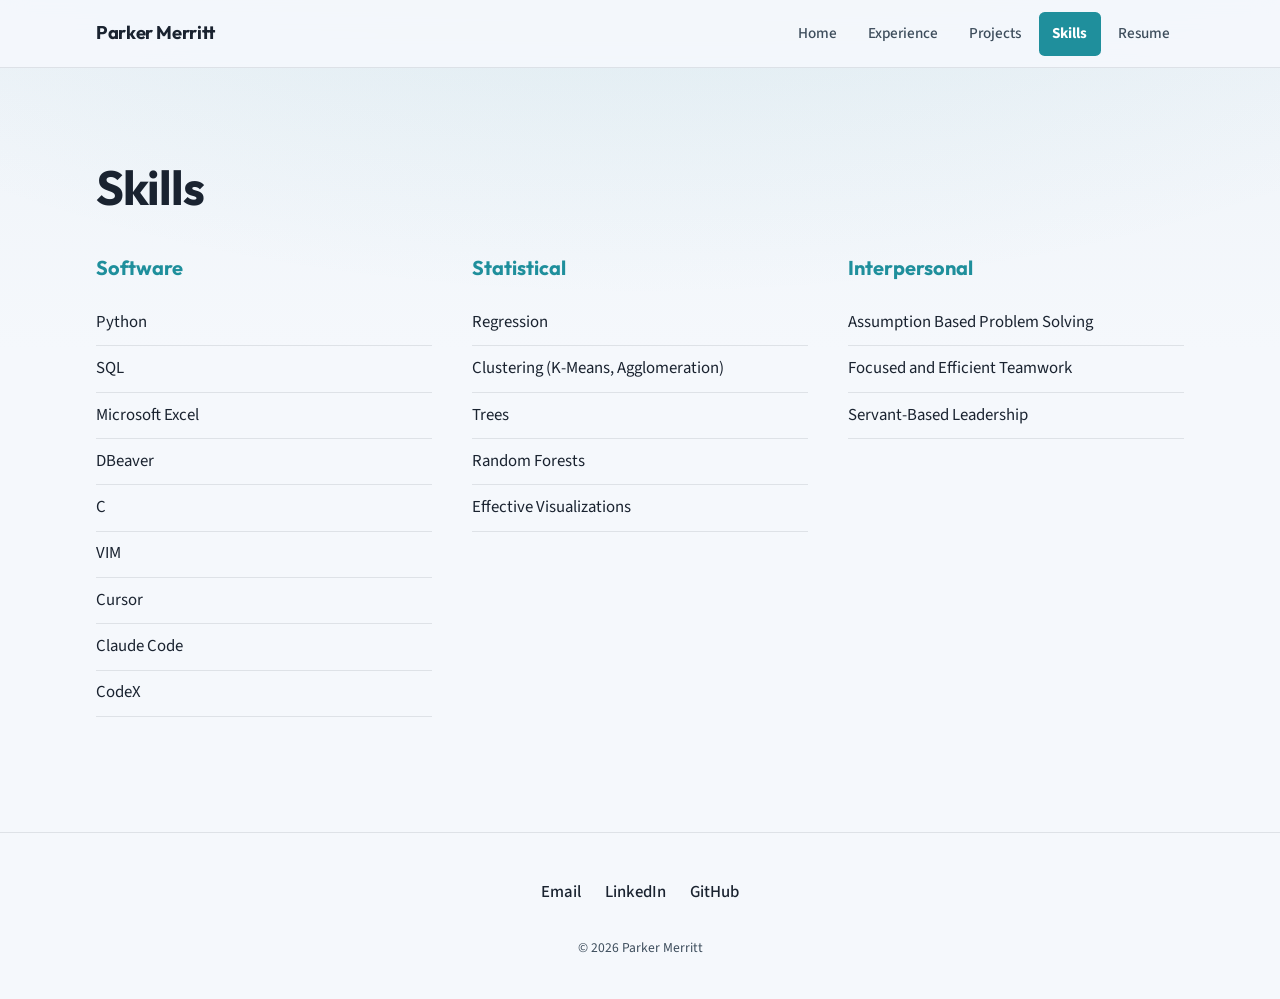
<file: skills.html>
<!DOCTYPE html>
<html lang="en">
<head>
  <meta charset="UTF-8">
  <meta name="viewport" content="width=device-width, initial-scale=1.0">
  <title>Skills · Parker Merritt</title>
  <link rel="icon" type="image/svg+xml" href="images/favicon.svg">
  <meta name="description" content="Technical skills and strengths for Parker Merritt.">
  <link rel="preconnect" href="https://fonts.googleapis.com">
  <link rel="preconnect" href="https://fonts.gstatic.com" crossorigin>
  <link href="https://fonts.googleapis.com/css2?family=Outfit:wght@600;700&family=Source+Sans+3:ital,wght@0,400;0,500;0,600;0,700;1,400&display=swap" rel="stylesheet">
  <link rel="stylesheet" href="css/tokens.css">
  <link rel="stylesheet" href="css/base.css">
  <link rel="stylesheet" href="css/footer.css">
  <link rel="stylesheet" href="css/nav.css">
  <link rel="stylesheet" href="css/pages.css">
  <link rel="stylesheet" href="css/responsive.css">
</head>
<body>
  <a class="skip-link" href="#main-content">Skip to content</a>

  <header class="site-header">
    <nav class="site-nav" aria-label="Primary">
      <a class="nav-brand" href="index.html">Parker Merritt</a>
      <button
        class="nav-toggle"
        type="button"
        data-nav-toggle
        aria-expanded="false"
        aria-controls="primary-nav-links"
        aria-label="Open menu"
      >☰</button>
      <ul class="nav-links" id="primary-nav-links" data-nav-links>
        <li><a class="nav-link" href="index.html">Home</a></li>
        <li><a class="nav-link" href="experience.html">Experience</a></li>
        <li><a class="nav-link" href="projects.html">Projects</a></li>
        <li><a class="nav-link" href="skills.html" aria-current="page">Skills</a></li>
        <li><a class="nav-link" href="resume.html">Resume</a></li>
      </ul>
    </nav>
  </header>

  <main id="main-content" class="page-main">
    <div class="page-shell">
      <h1 class="page-title reveal">Skills</h1>

      <div class="skills-grid">
        <section class="skills-column reveal">
          <h2>Software</h2>
          <ul>
            <li>Python</li>
            <li>SQL</li>
            <li>Microsoft Excel</li>
            <li>DBeaver</li>
            <li>C</li>
            <li>VIM</li>
            <li>Cursor</li>
            <li>Claude Code</li>
            <li>CodeX</li>
          </ul>
        </section>
        <section class="skills-column reveal">
          <h2>Statistical</h2>
          <ul>
            <li>Regression</li>
            <li>Clustering (K-Means, Agglomeration)</li>
            <li>Trees</li>
            <li>Random Forests</li>
            <li>Effective Visualizations</li>
          </ul>
        </section>
        <section class="skills-column reveal">
          <h2>Interpersonal</h2>
          <ul>
            <li>Assumption Based Problem Solving</li>
            <li>Focused and Efficient Teamwork</li>
            <li>Servant-Based Leadership</li>
          </ul>
        </section>
      </div>
    </div>
  </main>

  <footer class="site-footer" id="site-footer">
    <div class="footer-inner">
      <ul class="footer-links">
        <li><a href="mailto:parkermerritt05@gmail.com">Email</a></li>
        <li><a href="https://www.linkedin.com/in/parkermerritt05" target="_blank" rel="noopener noreferrer">LinkedIn</a></li>
        <li><a href="https://github.com/parkermerritt05" target="_blank" rel="noopener noreferrer">GitHub</a></li>
      </ul>
      <p class="footer-copy">&copy; 2026 Parker Merritt</p>
    </div>
  </footer>

  <script src="js/nav.js"></script>
  <script src="js/reveal.js"></script>
</body>
</html>
</file>
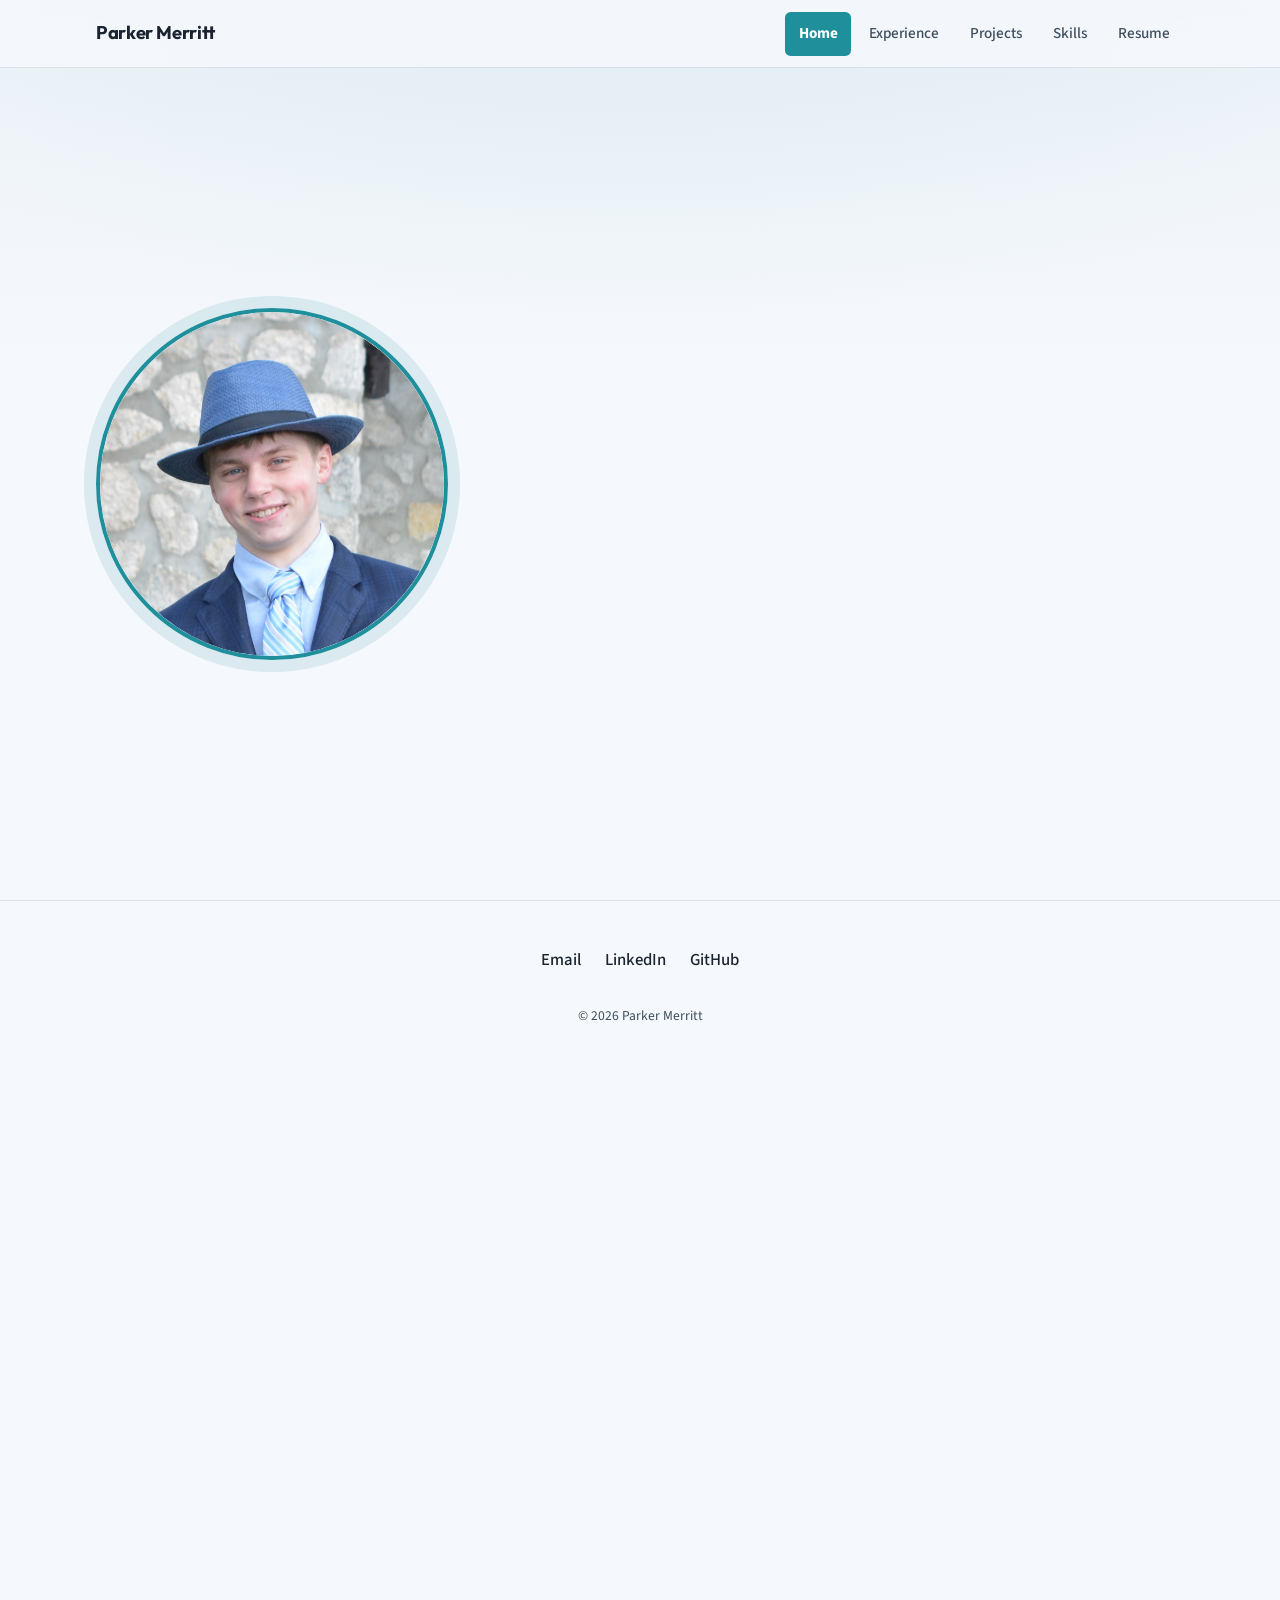
<file: website.html>
<!DOCTYPE html>
<html lang="en">
<head>
  <meta charset="UTF-8">
  <meta http-equiv="refresh" content="0; url=index.html">
  <title>Redirecting…</title>
  <link rel="canonical" href="index.html">
</head>
<body>
  <p>This site moved to <a href="index.html">index.html</a>.</p>
</body>
</html>
</file>
<file: css/tokens.css>
:root {
  --color-bg: #f5f8fc;
  --color-bg-elevated: #ffffff;
  --color-bg-nav: rgba(245, 248, 252, 0.92);
  --color-text: #1a2330;
  --color-text-muted: #3d4d5c;
  --color-accent: #1f8f9c;
  --color-accent-soft: rgba(31, 143, 156, 0.12);
  --color-on-accent: #ffffff;
  --color-border: rgba(26, 35, 48, 0.1);
  --font-display: "Outfit", sans-serif;
  --font-body: "Source Sans 3", sans-serif;
  --space-xs: 0.5rem;
  --space-sm: 1rem;
  --space-md: 1.5rem;
  --space-lg: 2.5rem;
  --space-xl: 4rem;
  --max-width: 68rem;
  --nav-height: 4.25rem;
  --radius: 0.35rem;
  --transition-fast: 180ms ease;
}
</file>
<file: css/base.css>
*,
*::before,
*::after {
  box-sizing: border-box;
  margin: 0;
  padding: 0;
}

html {
  scroll-behavior: smooth;
}

body {
  min-height: 100vh;
  font-family: var(--font-body);
  font-size: 1.05rem;
  line-height: 1.65;
  color: var(--color-text);
  background:
    radial-gradient(ellipse 80% 45% at 50% -15%, rgba(31, 143, 156, 0.1), transparent),
    linear-gradient(180deg, #eef3f8 0%, var(--color-bg) 35%);
  background-color: var(--color-bg);
}

img {
  display: block;
  max-width: 100%;
  height: auto;
}

a {
  color: var(--color-accent);
  text-decoration: none;
  transition: color var(--transition-fast);
}

a:hover,
a:focus-visible {
  color: var(--color-text);
}

:focus-visible {
  outline: 2px solid var(--color-accent);
  outline-offset: 3px;
}

.skip-link {
  position: absolute;
  left: var(--space-sm);
  top: -100%;
  z-index: 1000;
  padding: var(--space-xs) var(--space-sm);
  background: var(--color-accent);
  color: var(--color-on-accent);
  font-weight: 600;
}

.skip-link:focus {
  top: var(--space-sm);
}

.page-main {
  padding-top: var(--nav-height);
  min-height: calc(100vh - var(--nav-height));
}

.page-shell {
  width: min(100% - 2rem, var(--max-width));
  margin-inline: auto;
  padding-block: var(--space-xl);
}

.page-title {
  font-family: var(--font-display);
  font-size: clamp(2rem, 4vw, 3rem);
  font-weight: 700;
  letter-spacing: -0.02em;
  margin-bottom: var(--space-md);
}

.page-lead {
  color: var(--color-text);
  max-width: 38rem;
  margin-bottom: var(--space-lg);
}

.reveal {
  opacity: 0;
  transform: translateY(1rem);
  transition: opacity 500ms ease, transform 500ms ease;
}

.reveal.is-visible {
  opacity: 1;
  transform: none;
}

@media (prefers-reduced-motion: reduce) {
  html {
    scroll-behavior: auto;
  }

  .reveal {
    opacity: 1;
    transform: none;
    transition: none;
  }
}
</file>
<file: css/footer.css>
.site-footer {
  border-top: 1px solid var(--color-border);
  padding: var(--space-lg) var(--space-sm);
  text-align: center;
}

.footer-inner {
  width: min(100%, var(--max-width));
  margin-inline: auto;
}

.footer-label {
  font-family: var(--font-display);
  font-size: 0.85rem;
  font-weight: 600;
  letter-spacing: 0.08em;
  text-transform: uppercase;
  color: var(--color-text-muted);
  margin-bottom: var(--space-sm);
}

.footer-links {
  display: flex;
  flex-wrap: wrap;
  justify-content: center;
  gap: 0.35rem 1.5rem;
  list-style: none;
  margin-bottom: var(--space-md);
}

.footer-links a {
  color: var(--color-text);
  font-weight: 500;
  min-height: 2.5rem;
  display: inline-flex;
  align-items: center;
}

.footer-links a:hover,
.footer-links a:focus-visible {
  color: var(--color-accent);
}

.footer-copy {
  color: var(--color-text-muted);
  font-size: 0.85rem;
}
</file>
<file: css/nav.css>
.site-header {
  position: fixed;
  inset: 0 0 auto 0;
  z-index: 100;
  height: var(--nav-height);
  background: var(--color-bg-nav);
  backdrop-filter: blur(12px);
  border-bottom: 1px solid var(--color-border);
}

.site-nav {
  display: flex;
  align-items: center;
  justify-content: space-between;
  gap: var(--space-sm);
  width: min(100% - 1.5rem, var(--max-width));
  height: 100%;
  margin-inline: auto;
}

.nav-brand {
  font-family: var(--font-display);
  font-weight: 700;
  font-size: 1.15rem;
  color: var(--color-text);
  letter-spacing: -0.02em;
}

.nav-brand:hover,
.nav-brand:focus-visible {
  color: var(--color-accent);
}

.nav-toggle {
  display: none;
  width: 2.75rem;
  height: 2.75rem;
  border: 1px solid var(--color-border);
  border-radius: var(--radius);
  background: transparent;
  color: var(--color-text);
  cursor: pointer;
  font-size: 1.25rem;
  line-height: 1;
}

.nav-links {
  display: flex;
  align-items: center;
  gap: 0.25rem;
  list-style: none;
}

.nav-link {
  display: inline-flex;
  align-items: center;
  min-height: 2.75rem;
  padding: 0.5rem 0.85rem;
  border-radius: var(--radius);
  color: var(--color-text-muted);
  font-weight: 500;
  font-size: 0.95rem;
}

.nav-link:hover,
.nav-link:focus-visible {
  color: var(--color-text);
  background: var(--color-accent-soft);
}

.nav-link[aria-current="page"],
.nav-link[aria-current="page"]:hover,
.nav-link[aria-current="page"]:focus-visible {
  color: var(--color-on-accent);
  background: var(--color-accent);
  font-weight: 700;
}

@media (max-width: 860px) {
  .nav-toggle {
    display: inline-flex;
    align-items: center;
    justify-content: center;
  }

  .nav-links {
    position: fixed;
    inset: var(--nav-height) 0 auto 0;
    display: none;
    flex-direction: column;
    align-items: stretch;
    gap: 0.15rem;
    padding: var(--space-sm);
    background: var(--color-bg-elevated);
    border-bottom: 1px solid var(--color-border);
  }

  .nav-links.is-open {
    display: flex;
  }

  .nav-link {
    width: 100%;
    justify-content: flex-start;
    padding: 0.85rem 1rem;
  }
}
</file>
<file: css/hero.css>
.hero {
  display: flex;
  align-items: center;
  min-height: calc(100vh - var(--nav-height));
  padding: var(--space-xl) var(--space-sm);
}

.hero-content {
  display: grid;
  grid-template-columns: minmax(12rem, 22rem) 1fr;
  align-items: center;
  gap: var(--space-lg);
  width: min(100%, var(--max-width));
  margin-inline: auto;
}

.hero-photo {
  width: 100%;
  height: 100%;
  object-fit: cover;
  object-position: center top;
  border-radius: 50%;
}

.hero-copy {
  max-width: 32rem;
}

.hero-name {
  font-family: var(--font-display);
  font-size: clamp(2.6rem, 7vw, 4.75rem);
  font-weight: 700;
  line-height: 1.05;
  letter-spacing: -0.04em;
  color: var(--color-text);
  margin-bottom: var(--space-sm);
}

.hero-intro {
  color: var(--color-text-muted);
  font-size: clamp(1.05rem, 2.2vw, 1.2rem);
  line-height: 1.65;
  margin-bottom: var(--space-lg);
}

.hero-actions {
  display: flex;
  flex-wrap: wrap;
  gap: var(--space-sm);
}

.button {
  display: inline-flex;
  align-items: center;
  justify-content: center;
  min-height: 2.85rem;
  padding: 0.7rem 1.35rem;
  border-radius: var(--radius);
  border: 1px solid transparent;
  font-weight: 600;
  font-size: 0.98rem;
  transition: background var(--transition-fast), color var(--transition-fast),
    border-color var(--transition-fast);
}

.button-primary {
  background: var(--color-accent);
  color: var(--color-on-accent);
  border-color: var(--color-accent);
}

.button-primary:hover,
.button-primary:focus-visible {
  background: transparent;
  color: var(--color-accent);
}

.hero-name,
.hero-intro,
.hero-actions {
  opacity: 0;
  transform: translateY(1.25rem);
  animation: heroRise 700ms ease forwards;
}

.hero-name {
  animation-delay: 100ms;
}

.hero-intro {
  animation-delay: 180ms;
}

.hero-actions {
  animation-delay: 260ms;
}

@keyframes heroRise {
  to {
    opacity: 1;
    transform: none;
  }
}

@media (max-width: 700px) {
  .hero-content {
    grid-template-columns: 1fr;
    text-align: center;
    justify-items: center;
  }

  .hero-actions {
    justify-content: center;
  }
}

@media (prefers-reduced-motion: reduce) {
  .hero-name,
  .hero-intro,
  .hero-actions {
    opacity: 1;
    transform: none;
    animation: none;
  }
}
</file>
<file: css/coin.css>
.coin-stage {
  justify-self: center;
  width: min(100%, 22rem);
}

.coin {
  display: block;
  width: 100%;
  padding: 0;
  border: none;
  background: none;
  border-radius: 50%;
  cursor: pointer;
  perspective: 1000px;
  -webkit-tap-highlight-color: transparent;
}

.coin:focus-visible {
  outline: none;
}

.coin:focus-visible .coin-inner {
  box-shadow: 0 0 0 4px var(--color-bg), 0 0 0 8px var(--color-accent);
}

.coin-inner {
  position: relative;
  display: block;
  width: 100%;
  aspect-ratio: 1;
  border-radius: 50%;
  transform-style: preserve-3d;
  transition: transform 1400ms cubic-bezier(0.22, 1, 0.36, 1);
  animation: coinSpinIn 1200ms cubic-bezier(0.22, 1, 0.36, 1) 150ms backwards;
}

@keyframes coinSpinIn {
  from {
    transform: rotateY(-720deg);
  }
  to {
    transform: rotateY(0deg);
  }
}

.coin-face {
  position: absolute;
  inset: 0;
  border-radius: 50%;
  overflow: hidden;
  backface-visibility: hidden;
  border: 4px solid var(--color-accent);
  box-shadow: 0 0 0 12px var(--color-accent-soft);
}

.coin-back {
  transform: rotateY(180deg);
  background: radial-gradient(circle at 30% 25%, #2ba7b5, var(--color-accent) 70%);
  color: var(--color-on-accent);
}

.coin-skills {
  display: grid;
  grid-template-columns: repeat(3, 1fr);
  align-content: center;
  justify-items: center;
  gap: clamp(0.7rem, 3.5vw, 1.3rem);
  width: 100%;
  height: 100%;
  padding: 16%;
  list-style: none;
}

.coin-skill {
  display: flex;
  align-items: center;
  justify-content: center;
}

.coin-icon {
  width: clamp(1.5rem, 6.5vw, 2.1rem);
  height: clamp(1.5rem, 6.5vw, 2.1rem);
}

.coin-icon-stroke {
  fill: none;
  stroke: currentColor;
  stroke-width: 2;
  stroke-linecap: round;
  stroke-linejoin: round;
}

.coin-icon-fill {
  fill: currentColor;
}

@media (prefers-reduced-motion: reduce) {
  .coin-inner {
    transition: transform 220ms ease;
    animation: none;
  }
}
</file>
<file: css/pages.css>
.skills-grid {
  display: grid;
  grid-template-columns: repeat(3, 1fr);
  gap: var(--space-lg);
}

.skills-column h2 {
  font-family: var(--font-display);
  font-size: 1.25rem;
  margin-bottom: var(--space-sm);
  color: var(--color-accent);
}

.skills-column ul {
  list-style: none;
}

.skills-column li {
  padding: 0.55rem 0;
  border-bottom: 1px solid var(--color-border);
  color: var(--color-text);
}

@media (max-width: 860px) {
  .skills-grid {
    grid-template-columns: 1fr 1fr;
  }
}

@media (max-width: 560px) {
  .skills-grid {
    grid-template-columns: 1fr;
  }
}
</file>
<file: css/responsive.css>
@media (max-width: 700px) {
  .page-shell {
    padding-block: var(--space-lg);
  }

  .hero {
    padding-block: var(--space-lg);
  }

  .hero-actions .button {
    min-width: 12rem;
  }
}

@media (min-width: 1100px) {
  .page-shell {
    padding-block: 5rem;
  }
}
</file>
<file: kit/games-kit.css>
html,
body {
  height: 100%;
  margin: 0;
  background: #0a3d1c;
}

.games-shell {
  display: flex;
  width: 100vw;
  height: 100dvh;
}

.games-stage {
  display: flex;
  flex: 1;
  align-items: center;
  justify-content: center;
  overflow: hidden;
}
</file>
<file: route_lab/route-lab.css>
/* Route Lab fills the Arcade stage; canvas letterboxes the 1000×750 field. */
.games-stage {
  background: #145a2e;
}

#canvas {
  cursor: pointer;
  background: #145a2e;
}

.games-back {
  position: fixed;
  bottom: 12px;
  left: 4px;
  z-index: 10;
  padding: 6px 12px;
  border-radius: 6px;
  font: 600 12px/1 sans-serif;
  color: #eafff0;
  background: rgba(10, 61, 28, 0.72);
  text-decoration: none;
}

.games-back:hover {
  background: rgba(10, 61, 28, 0.92);
}
</file>
<file: css/experience.css>
.experience-list {
  list-style: none;
  display: grid;
  gap: var(--space-lg);
  border-left: 2px solid var(--color-border);
  padding-left: var(--space-md);
}

.experience-entry {
  position: relative;
  display: grid;
  grid-template-columns: 7.5rem 1fr;
  gap: var(--space-md);
  align-items: start;
}

.experience-entry::before {
  content: "";
  position: absolute;
  left: calc(-1 * var(--space-md) - 5px);
  top: 2.6rem;
  width: 0.55rem;
  height: 0.55rem;
  border-radius: 50%;
  background: var(--color-accent);
  box-shadow: 0 0 0 4px var(--color-accent-soft);
}

.experience-logo {
  width: 7.5rem;
  height: 7.5rem;
  object-fit: contain;
  background: #fff;
  border-radius: var(--radius);
  border: 1px solid var(--color-border);
  padding: 0.45rem;
}

.experience-role {
  font-family: var(--font-display);
  font-size: 1.25rem;
  font-weight: 700;
  margin-bottom: 0.2rem;
}

.experience-meta {
  color: var(--color-text-muted);
  font-size: 0.95rem;
  margin-bottom: var(--space-sm);
}

.experience-points {
  padding-left: 1.1rem;
  color: var(--color-text-muted);
}

.experience-points li + li {
  margin-top: 0.4rem;
}

@media (max-width: 560px) {
  .experience-entry {
    grid-template-columns: 1fr;
  }
}
</file>
<file: css/projects.css>
.project-list {
  list-style: none;
  display: grid;
  gap: var(--space-sm);
}

.project-card {
  display: block;
  padding: var(--space-md);
  border: 1px solid var(--color-border);
  border-radius: var(--radius);
  background: transparent;
}

.project-header {
  display: flex;
  flex-wrap: wrap;
  align-items: baseline;
  justify-content: space-between;
  gap: 0.35rem 1rem;
  margin-bottom: 0.35rem;
}

.project-title {
  font-family: var(--font-display);
  font-size: 1.2rem;
  font-weight: 700;
  color: var(--color-text);
}

.project-links {
  display: inline-flex;
  align-items: center;
  gap: 0.6rem;
  font-size: 0.95rem;
  font-weight: 600;
}

.project-links a {
  color: var(--color-accent);
}

.project-links a:hover,
.project-links a:focus-visible {
  text-decoration: underline;
}

.project-links-sep {
  color: var(--color-text-muted);
  font-weight: 400;
}

.project-summary {
  color: var(--color-text);
  margin-bottom: 0.5rem;
}

.project-stack {
  font-size: 0.9rem;
  color: var(--color-accent);
  font-weight: 500;
}

.project-note {
  margin-top: var(--space-lg);
  padding-top: var(--space-md);
  border-top: 1px solid var(--color-border);
  color: var(--color-text);
}
</file>
<file: css/resume.css>
.resume-heading {
  display: flex;
  flex-wrap: wrap;
  align-items: center;
  justify-content: space-between;
  gap: var(--space-md);
  max-width: 46rem;
  margin-bottom: var(--space-md);
}

.resume-heading .page-title {
  margin-bottom: 0;
}

.resume-toolbar {
  display: flex;
  flex-wrap: wrap;
  align-items: center;
  gap: var(--space-sm);
  margin-bottom: var(--space-lg);
}

.resume-contact {
  color: var(--color-text);
  font-size: 0.98rem;
}

.resume-contact a {
  color: var(--color-text);
}

.resume-contact a:hover,
.resume-contact a:focus-visible {
  color: var(--color-accent);
}

.resume-download {
  display: inline-flex;
  align-items: center;
  min-height: 2.75rem;
  padding: 0.65rem 1.2rem;
  border: 1px solid var(--color-accent);
  border-radius: var(--radius);
  background: var(--color-accent);
  color: var(--color-on-accent);
  font-weight: 600;
}

.resume-download:hover,
.resume-download:focus-visible {
  background: transparent;
  color: var(--color-accent);
}

.resume-document {
  max-width: 46rem;
}

.resume-section {
  margin-bottom: var(--space-lg);
  padding-bottom: var(--space-md);
  border-bottom: 1px solid var(--color-border);
}

.resume-section:last-child {
  border-bottom: none;
  margin-bottom: 0;
  padding-bottom: 0;
}

.resume-section-title {
  font-family: var(--font-display);
  font-size: 0.8rem;
  font-weight: 700;
  letter-spacing: 0.12em;
  text-transform: uppercase;
  color: var(--color-accent);
  margin-bottom: var(--space-md);
}

.resume-entry + .resume-entry {
  margin-top: var(--space-md);
}

.resume-entry-header {
  display: flex;
  flex-wrap: wrap;
  justify-content: space-between;
  gap: 0.25rem 1rem;
  margin-bottom: 0.2rem;
}

.resume-entry-title {
  font-family: var(--font-display);
  font-size: 1.1rem;
  font-weight: 700;
  color: var(--color-text);
}

.resume-entry-meta {
  color: var(--color-text-muted);
  font-size: 0.92rem;
  margin-bottom: 0.55rem;
}

.resume-points {
  padding-left: 1.15rem;
  color: var(--color-text);
}

.resume-points li + li {
  margin-top: 0.35rem;
}

.resume-inline-list {
  color: var(--color-text);
  line-height: 1.75;
}

@media (max-width: 560px) {
  .resume-heading {
    flex-direction: column;
    align-items: flex-start;
  }

  .resume-heading .resume-download {
    align-self: flex-start;
  }
}
</file>
